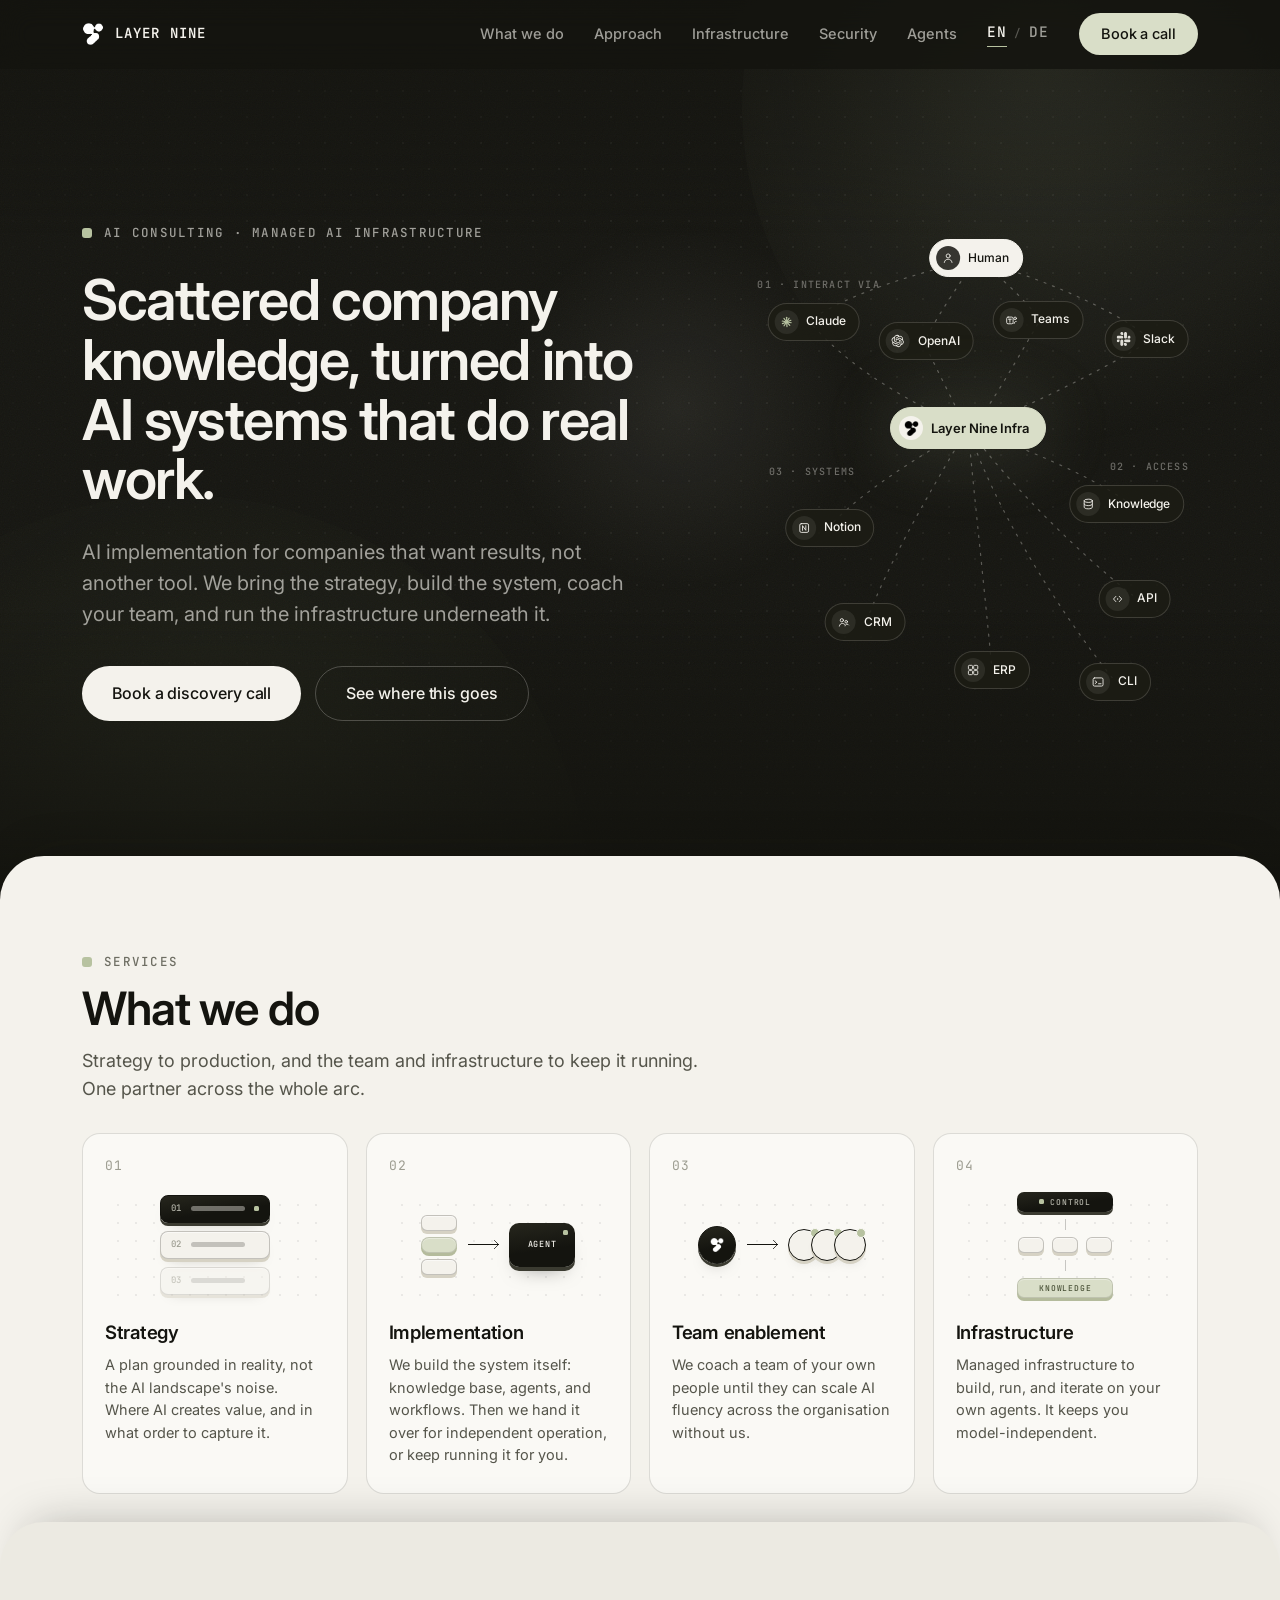
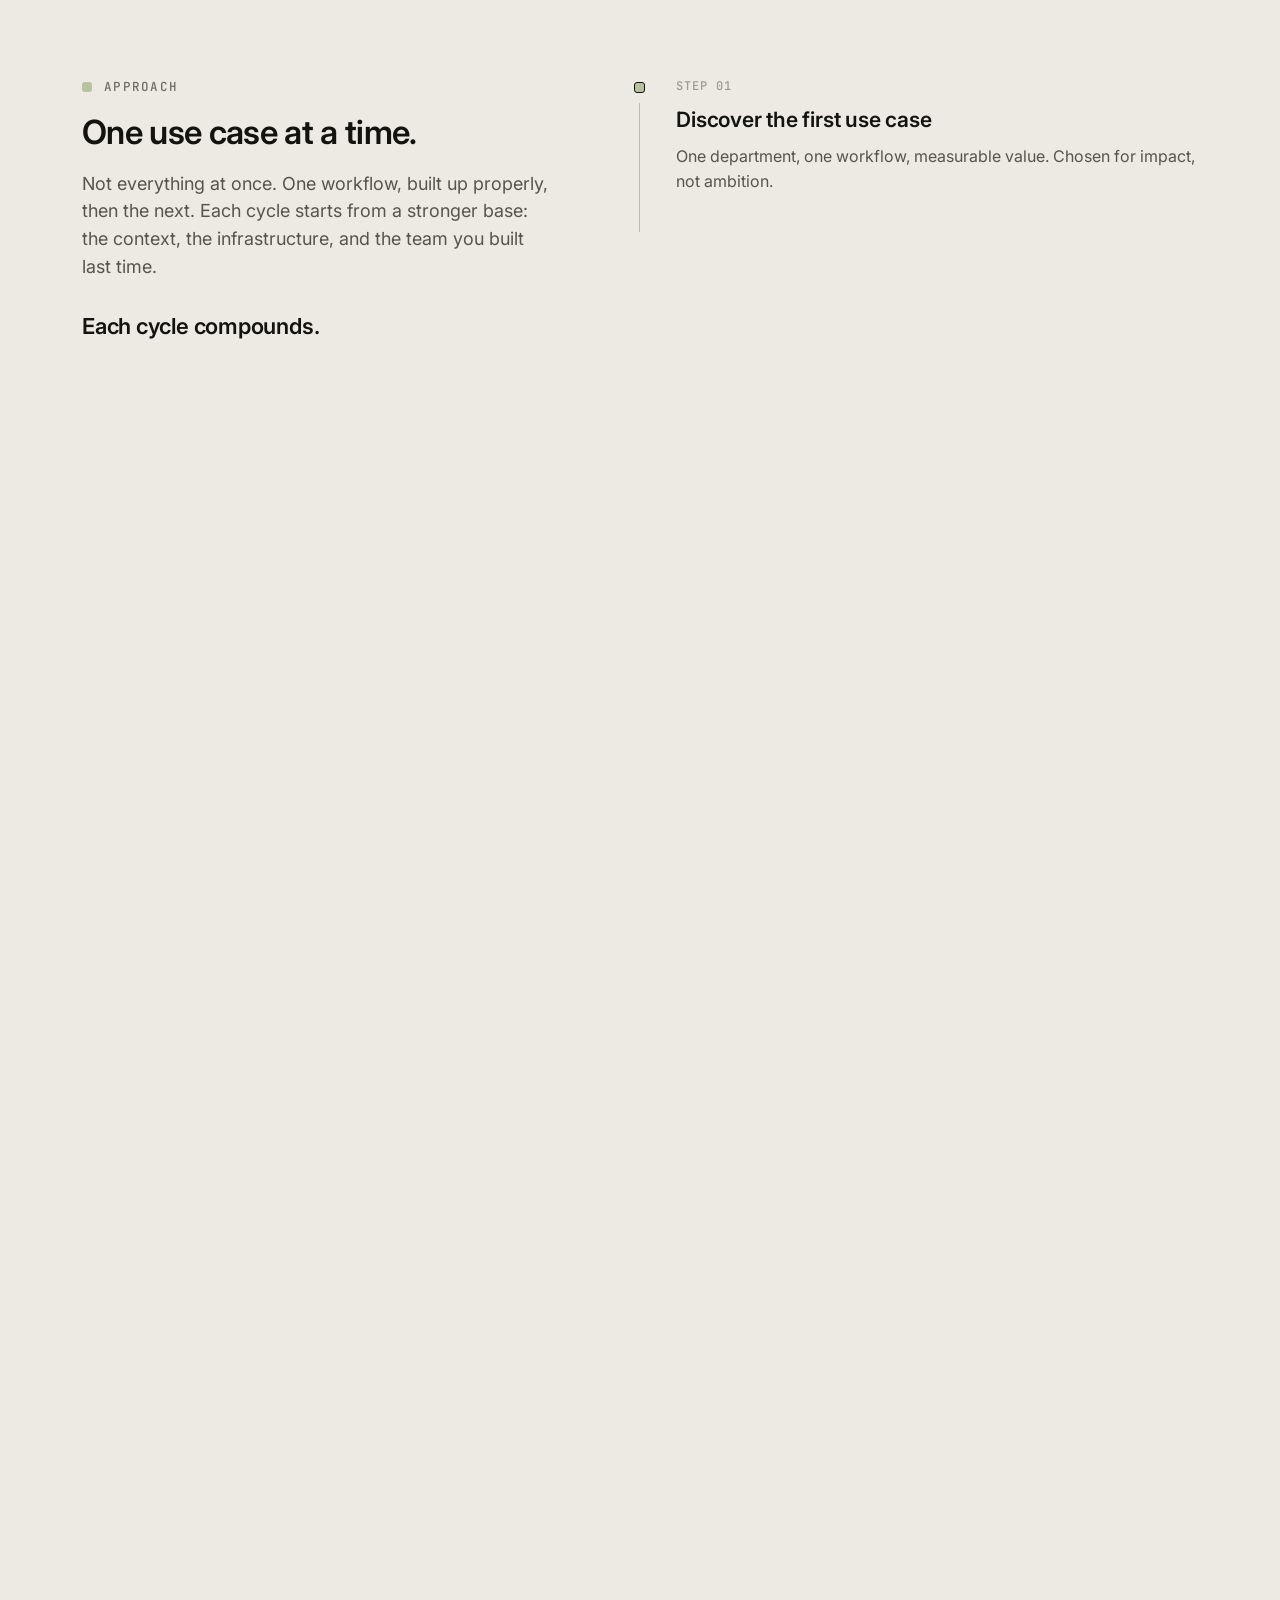
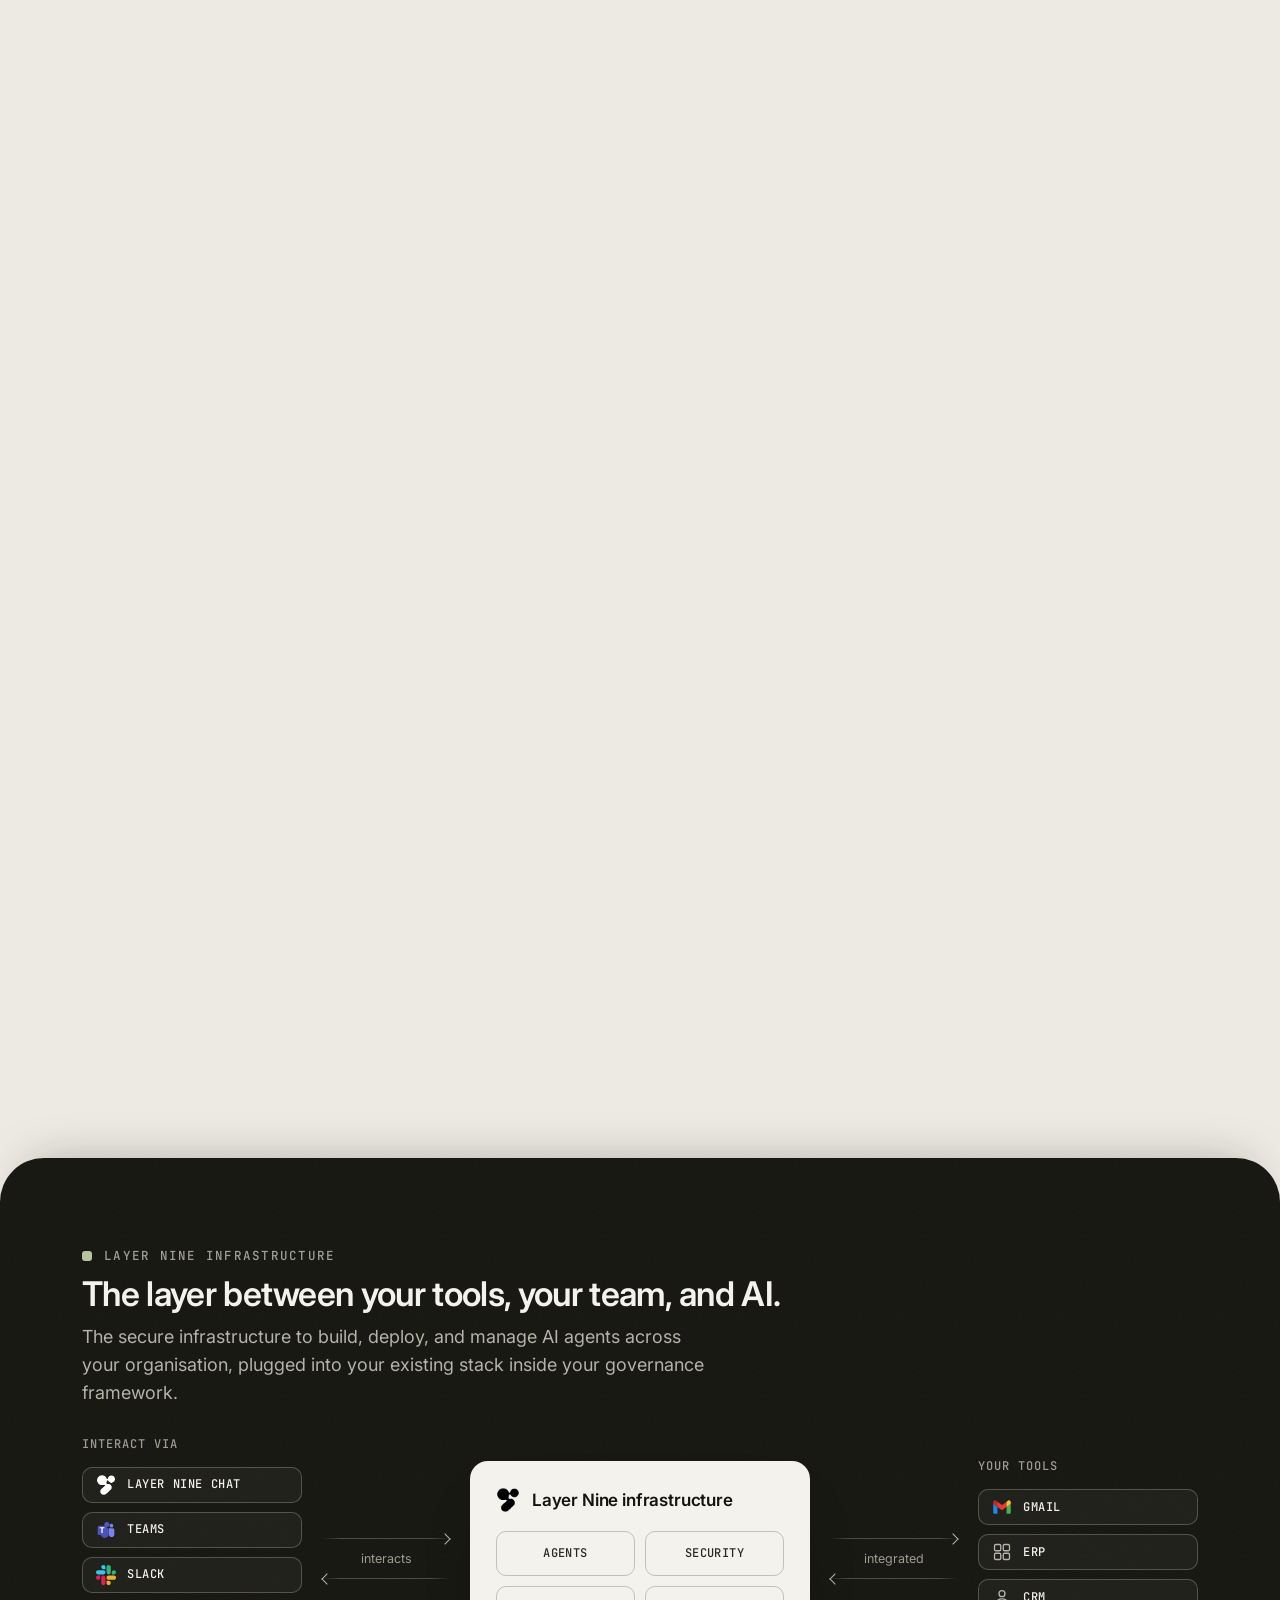
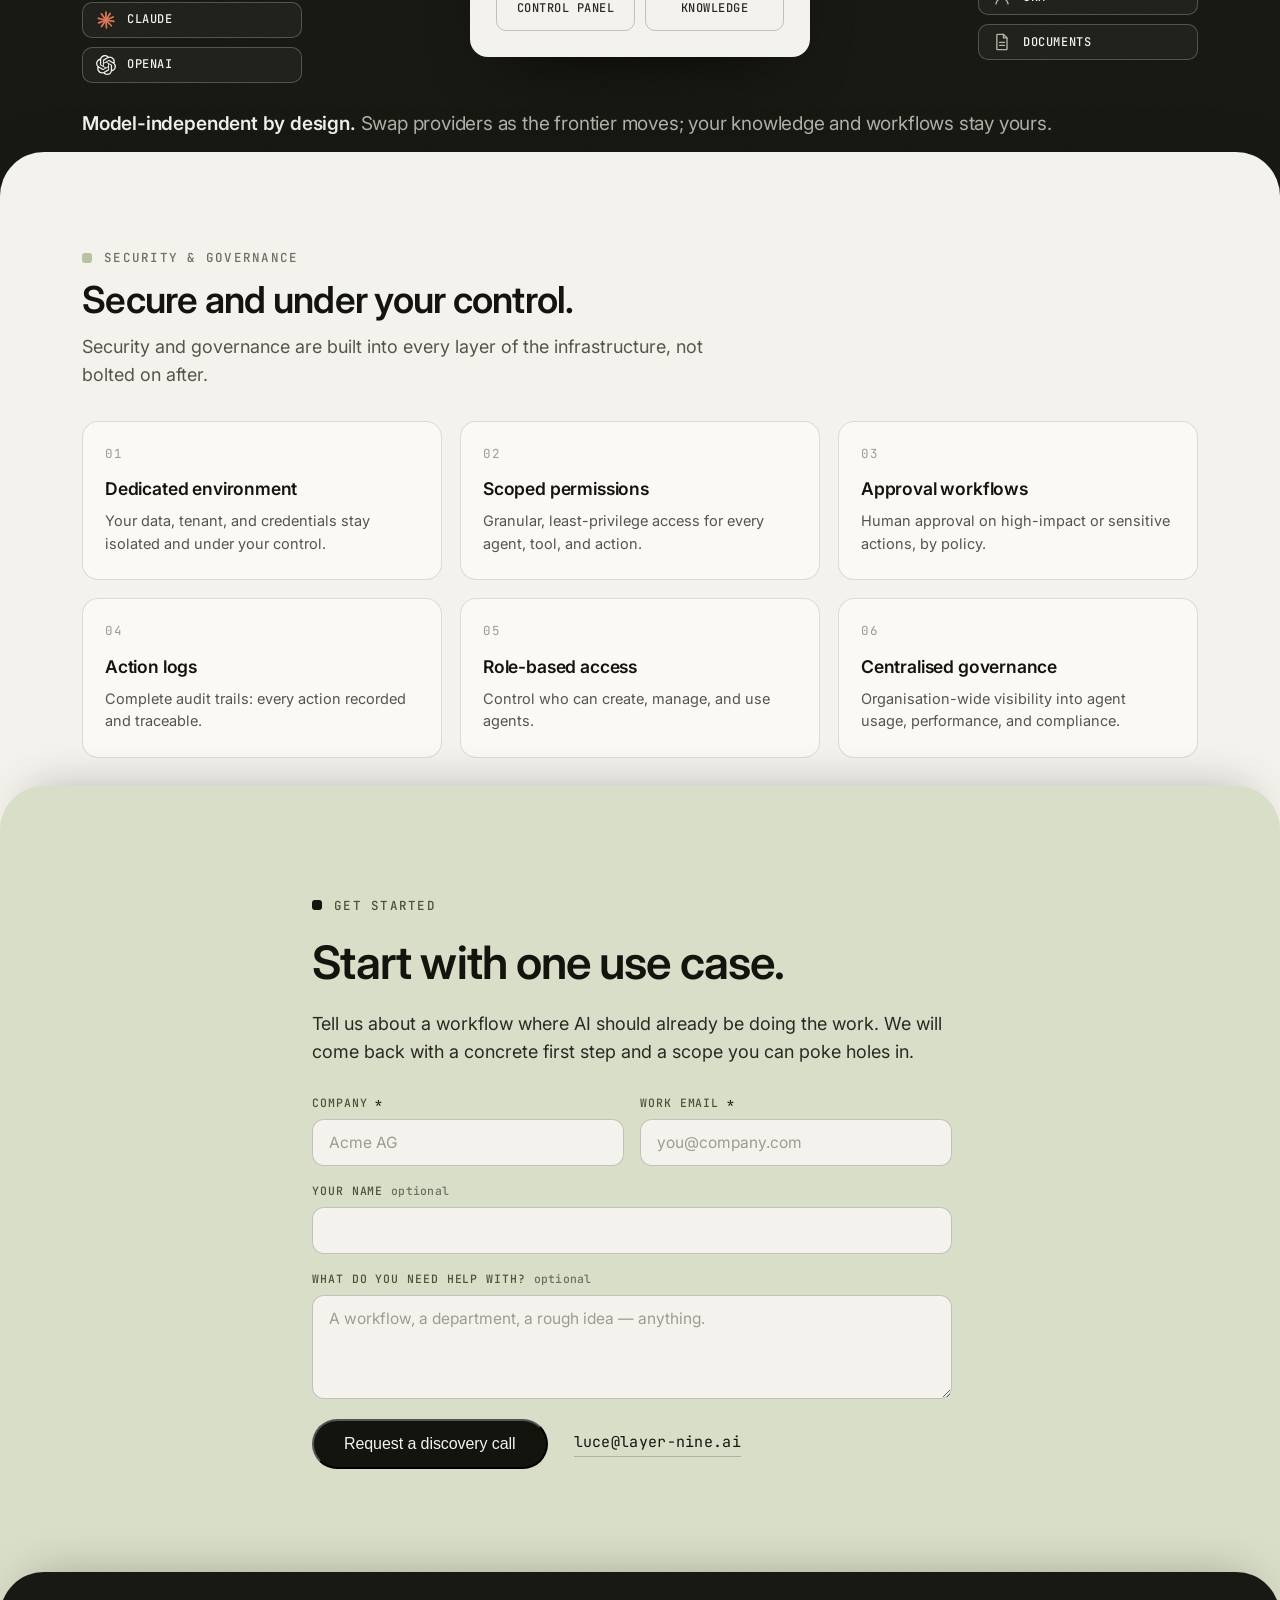
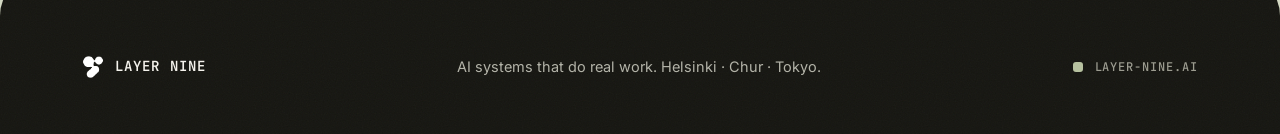
<file: index.html>
<!doctype html>
<html lang="en">
<head>
<meta charset="utf-8" />
<meta name="viewport" content="width=device-width,initial-scale=1" />
<title>Layer Nine. AI systems that do real work.</title>
<meta name="description" content="Layer Nine turns scattered company knowledge into AI systems that do real work. Strategy, implementation, team enablement, and managed AI infrastructure. Model-independent by design." />
<link rel="canonical" href="https://layer-nine.ai/" />
<link rel="alternate" hreflang="en" href="https://layer-nine.ai/" />
<link rel="alternate" hreflang="de-CH" href="https://layer-nine.ai/de/" />
<link rel="alternate" hreflang="x-default" href="https://layer-nine.ai/" />

<link rel="icon" type="image/png" href="assets/l9-icon.png" />
<link rel="preconnect" href="https://fonts.googleapis.com">
<link rel="preconnect" href="https://fonts.gstatic.com" crossorigin>
<link rel="stylesheet" href="https://fonts.googleapis.com/css2?family=Inter:wght@400;500;600;700&family=JetBrains+Mono:wght@400;500;600&display=swap">
<link rel="stylesheet" href="styles.css?v=5" />
</head>
<body>

<header class="nav" id="nav">
  <div class="container nav__inner">
    <a class="brand" href="#top">
      <img class="brand__icon brand__icon--invert" src="assets/l9-icon.png" alt="" aria-hidden="true" />
      <span class="brand__name">Layer Nine</span>
    </a>
    <nav class="nav__links" aria-label="Primary">
      <a href="#what-we-do">What we do</a>
      <a href="#approach">Approach</a>
      <a href="#infrastructure">Infrastructure</a>
      <a href="#security">Security</a>
      <a href="path.html">Agents</a>
      <div class="lang" role="group" aria-label="Language"><a class="lang__opt is-active" href="index.html" aria-current="true">EN</a><span class="lang__sep">/</span><a class="lang__opt" href="de/index.html" lang="de-CH">DE</a></div>
      <a class="pill pill--sage" href="#contact">Book a call</a>
    </nav>
  </div>
</header>

<main id="top">

  <!-- ============ HERO ============ -->
  <section class="hero theme-dark">
    <div class="hero-bg" aria-hidden="true">
      <span class="hero-orb hero-orb--1"></span>
      <span class="hero-orb hero-orb--2"></span>
      <span class="hero-orb hero-orb--3"></span>
      <span class="hero-bg__grid"></span>
      <span class="hero-bg__fade"></span>
    </div>
    <div class="container hero__grid">
      <div class="hero__copy reveal">
        <p class="eyebrow eyebrow--dark">
          <span class="sq"></span>
          AI consulting · Managed AI infrastructure
        </p>
        <h1 class="display">
          Scattered company knowledge, turned into AI systems that do real work.
        </h1>
        <p class="lead lead--invert">
          AI implementation for companies that want results, not another tool. We bring the strategy, build the system, coach your team, and run the infrastructure underneath it.
        </p>
        <div class="hero__cta">
          <a class="pill pill--cream pill--lg" href="#contact">Book a discovery call</a>
          <a class="pill pill--ghost-dark pill--lg" href="path.html">See where this goes</a>
        </div>
      </div>

      <div class="hero__visual">
        <!-- Abstract infrastructure network.
             Node component: .net-node [--x/--y center coords] [modifiers: --light | --sage | --sm] -->
        <div class="net" role="img" aria-label="Layer Nine infrastructure network: people interact through Claude, OpenAI, Teams, and Slack with Layer Nine infrastructure, which connects the knowledge base, workspace tools such as Notion, business systems such as CRM and ERP, and access layers such as the API and CLI.">

          <svg class="net__lines" viewBox="0 0 560 620" preserveAspectRatio="none" fill="none" aria-hidden="true">
            <path d="M280,42 C210,58 130,82 78,114"/>
            <path d="M280,42 C260,72 235,108 219,138"/>
            <path d="M280,42 C310,62 336,88 356,112"/>
            <path d="M280,42 C355,64 440,98 492,136"/>
            <path d="M75,126 C120,178 195,222 258,250"/>
            <path d="M217,152 C232,184 250,218 264,248"/>
            <path d="M358,124 C332,168 305,216 280,250"/>
            <path d="M495,148 C428,188 345,228 284,252"/>
            <path d="M270,255 C340,280 418,312 468,346"/>
            <path d="M270,255 C325,330 418,420 478,466"/>
            <path d="M270,255 C305,360 388,490 452,570"/>
            <path d="M270,255 C210,290 143,330 98,376"/>
            <path d="M270,255 C225,330 172,420 143,496"/>
            <path d="M270,255 C278,340 292,470 300,556"/>
          </svg>

          <span class="net-lbl" style="--x:14.5%;--y:12%;--d:.95s">01 · Interact via</span>
          <span class="net-lbl" style="--x:89%;--y:49%;--d:2.15s">02 · Access</span>
          <span class="net-lbl" style="--x:13%;--y:50%;--d:2.15s">03 · Systems</span>

          <div class="net-node net-node--light" style="--x:50%;--y:6.5%;--d:.1s">
            <span class="net-node__ic net-node__ic--ink"><svg viewBox="0 0 24 24"><g stroke="#f4f2ec" stroke-width="1.5" fill="none" stroke-linecap="round"><circle cx="12" cy="8.4" r="3.4"/><path d="M5.4 19.6c.6-3.7 3.2-5.5 6.6-5.5s6 1.8 6.6 5.5"/></g></svg></span>
            Human
          </div>

          <div class="net-node" style="--x:13.4%;--y:19.4%;--d:.6s">
            <span class="net-node__ic"><svg viewBox="0 0 24 24"><g stroke="#b7c2a0" stroke-width="2" stroke-linecap="round"><line x1="12" y1="12" x2="12" y2="4"/><line x1="12" y1="12" x2="16.1" y2="5.5"/><line x1="12" y1="12" x2="19.2" y2="9"/><line x1="12" y1="12" x2="19.8" y2="13.3"/><line x1="12" y1="12" x2="17.3" y2="17.8"/><line x1="12" y1="12" x2="12.5" y2="19.8"/><line x1="12" y1="12" x2="7.5" y2="18.5"/><line x1="12" y1="12" x2="4.7" y2="14.8"/><line x1="12" y1="12" x2="4.4" y2="10.3"/><line x1="12" y1="12" x2="7.3" y2="5.8"/></g></svg></span>
            Claude
          </div>

          <div class="net-node" style="--x:38.8%;--y:23.4%;--d:.68s">
            <span class="net-node__ic"><svg viewBox="0 0 24 24"><path fill="#f4f2ec" transform="translate(1.5,1.5) scale(0.875)" d="M22.2819 9.8211a5.9847 5.9847 0 0 0-.5157-4.9108 6.0462 6.0462 0 0 0-6.5098-2.9A6.0651 6.0651 0 0 0 4.9807 4.1818a5.9847 5.9847 0 0 0-3.9977 2.9 6.0462 6.0462 0 0 0 .7427 7.0966 5.98 5.98 0 0 0 .511 4.9107 6.051 6.051 0 0 0 6.5146 2.9001A5.9847 5.9847 0 0 0 13.2599 24a6.0557 6.0557 0 0 0 5.7718-4.2058 5.9894 5.9894 0 0 0 3.9977-2.9001 6.0557 6.0557 0 0 0-.7475-7.0729zm-9.022 12.6081a4.4755 4.4755 0 0 1-2.8764-1.0408l.1419-.0804 4.7783-2.7582a.7948.7948 0 0 0 .3927-.6813v-6.7369l2.02 1.1686a.071.071 0 0 1 .038.052v5.5826a4.504 4.504 0 0 1-4.4945 4.4944zm-9.6607-4.1254a4.4708 4.4708 0 0 1-.5346-3.0137l.142.0852 4.783 2.7582a.7712.7712 0 0 0 .7806 0l5.8428-3.3685v2.3324a.0804.0804 0 0 1-.0332.0615L9.74 19.9502a4.4992 4.4992 0 0 1-6.1408-1.6464zM2.3408 7.8956a4.485 4.485 0 0 1 2.3655-1.9728V11.6a.7664.7664 0 0 0 .3879.6765l5.8144 3.3543-2.0201 1.1685a.0757.0757 0 0 1-.071 0l-4.8303-2.7865A4.504 4.504 0 0 1 2.3408 7.8956zm16.5963 3.8558L13.1038 8.364 15.1192 7.2a.0757.0757 0 0 1 .071 0l4.8303 2.7913a4.4944 4.4944 0 0 1-.6765 8.1042v-5.6772a.79.79 0 0 0-.407-.667zm2.0107-3.0231l-.142-.0852-4.7735-2.7818a.7759.7759 0 0 0-.7854 0L9.409 9.2297V6.8974a.0662.0662 0 0 1 .0284-.0615l4.8303-2.7866a4.4992 4.4992 0 0 1 6.6802 4.66zM8.3065 12.863l-2.02-1.1638a.0804.0804 0 0 1-.038-.0567V6.0742a4.4992 4.4992 0 0 1 7.3757-3.4537l-.142.0805L8.704 5.459a.7948.7948 0 0 0-.3927.6813zm1.0976-2.3654l2.602-1.4998 2.6069 1.4998v2.9994l-2.5974 1.4997-2.6067-1.4997z"/></svg></span>
            OpenAI
          </div>

          <div class="net-node" style="--x:63.9%;--y:19%;--d:.76s">
            <span class="net-node__ic"><svg viewBox="0 0 24 24"><g stroke="#f4f2ec" stroke-width="1.5" fill="none" stroke-linecap="round" stroke-linejoin="round"><rect x="3.5" y="7" width="11" height="11.5" rx="2.4"/><path d="M6.5 10.6h5M9 10.6v5.2"/><circle cx="18" cy="9.2" r="2.2"/><path d="M16 18.2c.3-2.4 1.6-3.7 3.7-3.7"/></g></svg></span>
            Teams
          </div>

          <div class="net-node" style="--x:88.4%;--y:22.9%;--d:.84s">
            <span class="net-node__ic"><svg viewBox="0 0 122.8 122.8"><g fill="#f4f2ec" opacity="0.9"><path d="M25.8 77.6c0 7.1-5.8 12.9-12.9 12.9S0 84.7 0 77.6s5.8-12.9 12.9-12.9h12.9v12.9z"/><path d="M32.3 77.6c0-7.1 5.8-12.9 12.9-12.9s12.9 5.8 12.9 12.9v32.3c0 7.1-5.8 12.9-12.9 12.9s-12.9-5.8-12.9-12.9V77.6z"/><path d="M45.2 25.8c-7.1 0-12.9-5.8-12.9-12.9S38.1 0 45.2 0s12.9 5.8 12.9 12.9v12.9H45.2z"/><path d="M45.2 32.3c7.1 0 12.9 5.8 12.9 12.9s-5.8 12.9-12.9 12.9H12.9C5.8 58.1 0 52.3 0 45.2s5.8-12.9 12.9-12.9h32.3z"/><path d="M97 45.2c0-7.1 5.8-12.9 12.9-12.9s12.9 5.8 12.9 12.9-5.8 12.9-12.9 12.9H97V45.2z"/><path d="M90.5 45.2c0 7.1-5.8 12.9-12.9 12.9s-12.9-5.8-12.9-12.9V12.9C64.7 5.8 70.5 0 77.6 0s12.9 5.8 12.9 12.9v32.3z"/><path d="M77.6 97c7.1 0 12.9 5.8 12.9 12.9s-5.8 12.9-12.9 12.9-12.9-5.8-12.9-12.9V97h12.9z"/><path d="M77.6 90.5c-7.1 0-12.9-5.8-12.9-12.9s5.8-12.9 12.9-12.9h32.3c7.1 0 12.9 5.8 12.9 12.9s-5.8 12.9-12.9 12.9H77.6z"/></g></svg></span>
            Slack
          </div>

          <div class="net-node net-node--sage net-node--hub" style="--x:48.2%;--y:41.1%;--d:1.25s">
            <span class="net-node__ic net-node__ic--cream"><img src="assets/l9-icon.png" alt="" /></span>
            Layer Nine Infra
          </div>

          <div class="net-node" style="--x:83.9%;--y:56.5%;--d:1.6s">
            <span class="net-node__ic"><svg viewBox="0 0 24 24"><g stroke="#f4f2ec" stroke-width="1.5" fill="none" stroke-linecap="round"><ellipse cx="12" cy="6.5" rx="7" ry="2.8"/><path d="M5 6.5v11c0 1.5 3.1 2.8 7 2.8s7-1.3 7-2.8v-11"/><path d="M5 12c0 1.5 3.1 2.8 7 2.8s7-1.3 7-2.8"/></g></svg></span>
            Knowledge
          </div>

          <div class="net-node" style="--x:17%;--y:61.3%;--d:1.68s">
            <span class="net-node__ic"><svg viewBox="0 0 24 24"><g stroke="#f4f2ec" stroke-width="1.5" fill="none" stroke-linejoin="round" stroke-linecap="round"><rect x="4.5" y="4.5" width="15" height="15" rx="2.5"/><path d="M9.2 16v-8l5.6 8v-8"/></g></svg></span>
            Notion
          </div>

          <div class="net-node" style="--x:85.7%;--y:75.8%;--d:1.76s">
            <span class="net-node__ic"><svg viewBox="0 0 24 24"><g stroke="#f4f2ec" stroke-width="1.5" fill="none" stroke-linecap="round" stroke-linejoin="round"><path d="M9 7.5 5 12l4 4.5M15 7.5 19 12l-4 4.5"/></g><circle cx="12" cy="12" r="1.2" fill="#f4f2ec"/></svg></span>
            API
          </div>

          <div class="net-node" style="--x:25%;--y:80.6%;--d:1.84s">
            <span class="net-node__ic"><svg viewBox="0 0 24 24"><g stroke="#f4f2ec" stroke-width="1.5" fill="none" stroke-linecap="round"><circle cx="9" cy="9" r="2.8"/><circle cx="16.5" cy="11.5" r="2.2"/><path d="M4.8 19c.5-3 2.3-4.5 5.2-4.5 1.6 0 2.9.5 3.8 1.4M14.6 18.6c.4-1.9 1.5-2.9 3.2-2.9 1.2 0 2.1.4 2.7 1.3"/></g></svg></span>
            CRM
          </div>

          <div class="net-node" style="--x:53.6%;--y:90.3%;--d:1.92s">
            <span class="net-node__ic"><svg viewBox="0 0 24 24"><g stroke="#f4f2ec" stroke-width="1.5" fill="none" stroke-linejoin="round"><rect x="4" y="4" width="7" height="7" rx="1.6"/><rect x="13" y="4" width="7" height="7" rx="1.6"/><rect x="4" y="13" width="7" height="7" rx="1.6"/><rect x="13" y="13" width="7" height="7" rx="1.6"/></g></svg></span>
            ERP
          </div>

          <div class="net-node" style="--x:81.3%;--y:92.7%;--d:2s">
            <span class="net-node__ic"><svg viewBox="0 0 24 24"><g stroke="#f4f2ec" stroke-width="1.5" fill="none" stroke-linecap="round" stroke-linejoin="round"><rect x="3.5" y="5" width="17" height="14" rx="2.5"/><path d="M7 10l3 2.3L7 14.6M12.8 15h4.2"/></g></svg></span>
            CLI
          </div>

        </div>
      </div>
    </div>
  </section>

  <!-- ============ WHAT WE DO ============ -->
  <section class="section panel" id="what-we-do">
    <div class="container">
      <header class="section__head reveal">
        <p class="eyebrow"><span class="sq"></span>Services</p>
        <h2 class="h2">What we do</h2>
        <p class="section__sub">Strategy to production, and the team and infrastructure to keep it running. One partner across the whole arc.</p>
      </header>

      <div class="svc-grid">
        <article class="svc-card reveal">
          <div class="svc-card__head">
            <span class="svc-card__num">01</span>
            <span class="sq"></span>
          </div>
          <div class="svc-ill" aria-hidden="true">
            <div class="ill-list">
              <span class="ill-li ill-li--active"><em>01</em><span class="ill-li__bar"></span><span class="mini-dot"></span></span>
              <span class="ill-li"><em>02</em><span class="ill-li__bar"></span></span>
              <span class="ill-li ill-li--faded"><em>03</em><span class="ill-li__bar"></span></span>
            </div>
          </div>
          <h3 class="svc-card__title">Strategy</h3>
          <p class="svc-card__desc">A plan grounded in reality, not the AI landscape's noise. Where AI creates value, and in what order to capture it.</p>
        </article>
        <article class="svc-card reveal">
          <div class="svc-card__head">
            <span class="svc-card__num">02</span>
            <span class="sq"></span>
          </div>
          <div class="svc-ill" aria-hidden="true">
            <div class="mini-stack">
              <span class="mini-tile" style="width:36px"></span>
              <span class="mini-sage" style="width:36px;height:16px"></span>
              <span class="mini-tile" style="width:36px"></span>
            </div>
            <span class="mini-arrow"></span>
            <div class="mini-core mini-core--label"><span class="mini-dot"></span><em>Agent</em></div>
          </div>
          <h3 class="svc-card__title">Implementation</h3>
          <p class="svc-card__desc">We build the system itself: knowledge base, agents, and workflows. Then we hand it over for independent operation, or keep running it for you.</p>
        </article>
        <article class="svc-card reveal">
          <div class="svc-card__head">
            <span class="svc-card__num">03</span>
            <span class="sq"></span>
          </div>
          <div class="svc-ill" aria-hidden="true">
            <span class="mini-circle mini-circle--ink"><img src="assets/l9-icon.png" alt="" class="mini-l9" /></span>
            <span class="mini-arrow"></span>
            <div class="mini-row">
              <span class="mini-circle mini-circle--badge"></span>
              <span class="mini-circle mini-circle--badge"></span>
              <span class="mini-circle mini-circle--badge"></span>
            </div>
          </div>
          <h3 class="svc-card__title">Team enablement</h3>
          <p class="svc-card__desc">We coach a team of your own people until they can scale AI fluency across the organisation without us.</p>
        </article>
        <article class="svc-card reveal">
          <div class="svc-card__head">
            <span class="svc-card__num">04</span>
            <span class="sq"></span>
          </div>
          <div class="svc-ill svc-ill--col" aria-hidden="true">
            <span class="mini-bar mini-bar--ink"><span class="mini-dot"></span><em>Control</em></span>
            <span class="mini-vline"></span>
            <div class="mini-row mini-row--gap">
              <span class="mini-tile" style="width:26px;height:16px"></span>
              <span class="mini-tile" style="width:26px;height:16px"></span>
              <span class="mini-tile" style="width:26px;height:16px"></span>
            </div>
            <span class="mini-vline"></span>
            <span class="mini-bar mini-bar--sage"><em>Knowledge</em></span>
          </div>
          <h3 class="svc-card__title">Infrastructure</h3>
          <p class="svc-card__desc">Managed infrastructure to build, run, and iterate on your own agents. It keeps you model-independent.</p>
        </article>
      </div>
    </div>
  </section>

  <!-- ============ APPROACH (pinned steps) ============ -->
  <section class="section--tint panel" id="approach">

    <div class="ap-scrolly" id="apScrolly">
      <div class="ap-pin">
        <div class="container split split--pin">
          <div class="split__side">
          <p class="eyebrow"><span class="sq"></span>Approach</p>
          <h2 class="h2 h2--compact">One use case at a time.</h2>
          <p class="section__sub">Not everything at once. One workflow, built up properly, then the next. Each cycle starts from a stronger base: the context, the infrastructure, and the team you built last time.</p>
          <p class="statement">Each cycle compounds.</p>
          </div>
          <div class="split__main">
            <ol class="step-list step-list--scrolly" id="apSteps">
            <li class="step">
              <span class="step__marker"></span>
              <div>
                <p class="mono-tag mono-tag--muted">Step 01</p>
                <h3 class="step__title">Discover the first use case</h3>
                <p class="step__desc">One department, one workflow, measurable value. Chosen for impact, not ambition.</p>
              </div>
            </li>
            <li class="step">
              <span class="step__marker"></span>
              <div>
                <p class="mono-tag mono-tag--muted">Step 02</p>
                <h3 class="step__title">Gather its context</h3>
                <p class="step__desc">We collect what is scattered across documents, emails, SOPs, chat threads, and experienced people. Then we structure it: what is approved, what is current, who owns it, who may see it.</p>
              </div>
            </li>
            <li class="step">
              <span class="step__marker"></span>
              <div>
                <p class="mono-tag mono-tag--muted">Step 03</p>
                <h3 class="step__title">Build the first agent</h3>
                <p class="step__desc">Built on that context, integrated into the tools where it acts, with approvals where they matter.</p>
              </div>
            </li>
            <li class="step">
              <span class="step__marker"></span>
              <div>
                <p class="mono-tag mono-tag--muted">Step 04</p>
                <h3 class="step__title">Set the roadmap</h3>
                <p class="step__desc">Real usage reveals the next automation. We prioritise future initiatives by organisational value, not novelty.</p>
              </div>
            </li>
            </ol>
          </div>
        </div>
      </div>
    </div>

    <!-- Static fallback: mobile & reduced motion -->
    <div class="ap-fallback">
      <div class="container split">
        <div class="split__side reveal">
          <p class="eyebrow"><span class="sq"></span>Approach</p>
          <h2 class="h2 h2--compact">One use case at a time.</h2>
          <p class="section__sub">Not everything at once. One workflow, built up properly, then the next. Each cycle starts from a stronger base: the context, the infrastructure, and the team you built last time.</p>
          <p class="statement">Each cycle compounds.</p>
        </div>
        <div class="split__main">
          <ol class="step-list">
            <li class="step reveal">
              <span class="step__marker"></span>
              <div>
                <p class="mono-tag mono-tag--muted">Step 01</p>
                <h3 class="step__title">Discover the first use case</h3>
                <p class="step__desc">One department, one workflow, measurable value. Chosen for impact, not ambition.</p>
              </div>
            </li>
            <li class="step reveal">
              <span class="step__marker"></span>
              <div>
                <p class="mono-tag mono-tag--muted">Step 02</p>
                <h3 class="step__title">Gather its context</h3>
                <p class="step__desc">We collect what is scattered across documents, emails, SOPs, chat threads, and experienced people. Then we structure it: what is approved, what is current, who owns it, who may see it.</p>
              </div>
            </li>
            <li class="step reveal">
              <span class="step__marker"></span>
              <div>
                <p class="mono-tag mono-tag--muted">Step 03</p>
                <h3 class="step__title">Build the first agent</h3>
                <p class="step__desc">Built on that context, integrated into the tools where it acts, with approvals where they matter.</p>
              </div>
            </li>
            <li class="step reveal">
              <span class="step__marker"></span>
              <div>
                <p class="mono-tag mono-tag--muted">Step 04</p>
                <h3 class="step__title">Set the roadmap</h3>
                <p class="step__desc">Real usage reveals the next automation. We prioritise future initiatives by organisational value, not novelty.</p>
              </div>
            </li>
          </ol>
        </div>
      </div>
    </div>
  </section>

  <!-- ============ INFRASTRUCTURE ============ -->
  <section class="section theme-dark panel" id="infrastructure">
    <div class="container">
      <header class="section__head reveal">
        <p class="eyebrow eyebrow--dark"><span class="sq"></span>Layer Nine infrastructure</p>
        <h2 class="h2 h2--invert">The layer between your tools, your team, and AI.</h2>
        <p class="section__sub section__sub--invert">The secure infrastructure to build, deploy, and manage AI agents across your organisation, plugged into your existing stack inside your governance framework.</p>
      </header>

      <div class="infra-diagram reveal">
        <div class="infra-col">
          <p class="mono-tag mono-tag--dim">Interact via</p>
          <div class="infra-chip"><img src="assets/l9-icon.png" alt="" class="infra-chip__icon infra-chip__icon--invert" />Layer Nine chat</div>
          <div class="infra-chip"><svg viewBox="0 0 48 48" class="infra-chip__icon" aria-hidden="true"><circle cx="37" cy="13.5" r="4.5" fill="#7B83EB"/><circle cx="26" cy="11" r="6" fill="#5059C9"/><path fill="#7B83EB" d="M40 20h-9v14c0 3.9 2.6 7 6.5 7S44 37.9 44 34V24c0-2.2-1.8-4-4-4z"/><path fill="#5059C9" d="M30 20H15c-2.2 0-4 1.8-4 4v9c0 5.5 4.5 10 10 10s10-4.5 10-10V21c0-.6-.4-1-1-1z" opacity="0.9"/><rect x="4" y="14" width="22" height="22" rx="3" fill="#4B53BC"/><path fill="#fff" d="M20 20h-4v11h-3V20H9v-2.8h11V20z"/></svg>Teams</div>
          <div class="infra-chip"><svg viewBox="0 0 122.8 122.8" class="infra-chip__icon" aria-hidden="true"><path d="M25.8 77.6c0 7.1-5.8 12.9-12.9 12.9S0 84.7 0 77.6s5.8-12.9 12.9-12.9h12.9v12.9z" fill="#E01E5A"/><path d="M32.3 77.6c0-7.1 5.8-12.9 12.9-12.9s12.9 5.8 12.9 12.9v32.3c0 7.1-5.8 12.9-12.9 12.9s-12.9-5.8-12.9-12.9V77.6z" fill="#E01E5A"/><path d="M45.2 25.8c-7.1 0-12.9-5.8-12.9-12.9S38.1 0 45.2 0s12.9 5.8 12.9 12.9v12.9H45.2z" fill="#36C5F0"/><path d="M45.2 32.3c7.1 0 12.9 5.8 12.9 12.9s-5.8 12.9-12.9 12.9H12.9C5.8 58.1 0 52.3 0 45.2s5.8-12.9 12.9-12.9h32.3z" fill="#36C5F0"/><path d="M97 45.2c0-7.1 5.8-12.9 12.9-12.9s12.9 5.8 12.9 12.9-5.8 12.9-12.9 12.9H97V45.2z" fill="#2EB67D"/><path d="M90.5 45.2c0 7.1-5.8 12.9-12.9 12.9s-12.9-5.8-12.9-12.9V12.9C64.7 5.8 70.5 0 77.6 0s12.9 5.8 12.9 12.9v32.3z" fill="#2EB67D"/><path d="M77.6 97c7.1 0 12.9 5.8 12.9 12.9s-5.8 12.9-12.9 12.9-12.9-5.8-12.9-12.9V97h12.9z" fill="#ECB22E"/><path d="M77.6 90.5c-7.1 0-12.9-5.8-12.9-12.9s5.8-12.9 12.9-12.9h32.3c7.1 0 12.9 5.8 12.9 12.9s-5.8 12.9-12.9 12.9H77.6z" fill="#ECB22E"/></svg>Slack</div>
          <div class="infra-chip"><svg viewBox="0 0 24 24" class="infra-chip__icon" aria-hidden="true"><g stroke="#D97757" stroke-width="2.1" stroke-linecap="round"><line x1="12" y1="12" x2="12" y2="2.6"/><line x1="12" y1="12" x2="16.9" y2="4.2"/><line x1="12" y1="12" x2="20.6" y2="8.4"/><line x1="12" y1="12" x2="21.4" y2="13.6"/><line x1="12" y1="12" x2="18.4" y2="18.9"/><line x1="12" y1="12" x2="12.6" y2="21.4"/><line x1="12" y1="12" x2="6.6" y2="19.8"/><line x1="12" y1="12" x2="3.2" y2="15.4"/><line x1="12" y1="12" x2="2.8" y2="10"/><line x1="12" y1="12" x2="6.4" y2="4.6"/></g></svg>Claude</div>
          <div class="infra-chip"><svg viewBox="0 0 24 24" class="infra-chip__icon" aria-hidden="true"><path fill="#f4f2ec" d="M22.2819 9.8211a5.9847 5.9847 0 0 0-.5157-4.9108 6.0462 6.0462 0 0 0-6.5098-2.9A6.0651 6.0651 0 0 0 4.9807 4.1818a5.9847 5.9847 0 0 0-3.9977 2.9 6.0462 6.0462 0 0 0 .7427 7.0966 5.98 5.98 0 0 0 .511 4.9107 6.051 6.051 0 0 0 6.5146 2.9001A5.9847 5.9847 0 0 0 13.2599 24a6.0557 6.0557 0 0 0 5.7718-4.2058 5.9894 5.9894 0 0 0 3.9977-2.9001 6.0557 6.0557 0 0 0-.7475-7.0729zm-9.022 12.6081a4.4755 4.4755 0 0 1-2.8764-1.0408l.1419-.0804 4.7783-2.7582a.7948.7948 0 0 0 .3927-.6813v-6.7369l2.02 1.1686a.071.071 0 0 1 .038.052v5.5826a4.504 4.504 0 0 1-4.4945 4.4944zm-9.6607-4.1254a4.4708 4.4708 0 0 1-.5346-3.0137l.142.0852 4.783 2.7582a.7712.7712 0 0 0 .7806 0l5.8428-3.3685v2.3324a.0804.0804 0 0 1-.0332.0615L9.74 19.9502a4.4992 4.4992 0 0 1-6.1408-1.6464zM2.3408 7.8956a4.485 4.485 0 0 1 2.3655-1.9728V11.6a.7664.7664 0 0 0 .3879.6765l5.8144 3.3543-2.0201 1.1685a.0757.0757 0 0 1-.071 0l-4.8303-2.7865A4.504 4.504 0 0 1 2.3408 7.8956zm16.5963 3.8558L13.1038 8.364 15.1192 7.2a.0757.0757 0 0 1 .071 0l4.8303 2.7913a4.4944 4.4944 0 0 1-.6765 8.1042v-5.6772a.79.79 0 0 0-.407-.667zm2.0107-3.0231l-.142-.0852-4.7735-2.7818a.7759.7759 0 0 0-.7854 0L9.409 9.2297V6.8974a.0662.0662 0 0 1 .0284-.0615l4.8303-2.7866a4.4992 4.4992 0 0 1 6.6802 4.66zM8.3065 12.863l-2.02-1.1638a.0804.0804 0 0 1-.038-.0567V6.0742a4.4992 4.4992 0 0 1 7.3757-3.4537l-.142.0805L8.704 5.459a.7948.7948 0 0 0-.3927.6813zm1.0976-2.3654l2.602-1.4998 2.6069 1.4998v2.9994l-2.5974 1.4997-2.6067-1.4997z"/></svg>OpenAI</div>
        </div>

        <div class="infra-arrows" aria-hidden="true">
          <span class="infra-arrow infra-arrow--right"></span>
          <span class="infra-arrow-label">interacts</span>
          <span class="infra-arrow infra-arrow--left"></span>
        </div>

        <div class="infra-core">
          <div class="infra-core__head">
            <img src="assets/l9-icon.png" alt="" class="infra-core__icon" />
            <span>Layer Nine infrastructure</span>
          </div>
          <div class="infra-core__grid">
            <span>Agents</span>
            <span>Security</span>
            <span>Control panel</span>
            <span>Knowledge</span>
          </div>
        </div>

        <div class="infra-arrows" aria-hidden="true">
          <span class="infra-arrow infra-arrow--right"></span>
          <span class="infra-arrow-label">integrated</span>
          <span class="infra-arrow infra-arrow--left"></span>
        </div>

        <div class="infra-col">
          <p class="mono-tag mono-tag--dim">Your tools</p>
          <div class="infra-chip"><svg viewBox="0 0 48 48" class="infra-chip__icon" aria-hidden="true"><path fill="#4caf50" d="M45 16.2l-5 2.75-5 4.75L35 40h7c1.657 0 3-1.343 3-3V16.2z"/><path fill="#1e88e5" d="M3 16.2l3.614 1.71L13 23.7V40H6c-1.657 0-3-1.343-3-3V16.2z"/><path fill="#e53935" d="M35 11.2L24 19.45 13 11.2 12 17l1 6.7 11 8.25 11-8.25 1-6.7z"/><path fill="#c62828" d="M3 12.298V16.2l10 7.5V11.2L9.876 8.859C9.132 8.301 8.228 8 7.298 8 4.924 8 3 9.924 3 12.298z"/><path fill="#fbc02d" d="M45 12.298V16.2l-10 7.5V11.2l3.124-2.341C38.868 8.301 39.772 8 40.702 8 43.076 8 45 9.924 45 12.298z"/></svg>Gmail</div>
          <div class="infra-chip"><svg viewBox="0 0 24 24" class="infra-chip__icon" aria-hidden="true"><g fill="none" stroke="#b3b3a8" stroke-width="1.6" stroke-linejoin="round"><rect x="3" y="3" width="7.5" height="7.5" rx="1.5"/><rect x="13.5" y="3" width="7.5" height="7.5" rx="1.5"/><rect x="3" y="13.5" width="7.5" height="7.5" rx="1.5"/><rect x="13.5" y="13.5" width="7.5" height="7.5" rx="1.5"/></g></svg>ERP</div>
          <div class="infra-chip"><svg viewBox="0 0 24 24" class="infra-chip__icon" aria-hidden="true"><g fill="none" stroke="#b3b3a8" stroke-width="1.6" stroke-linecap="round" stroke-linejoin="round"><circle cx="12" cy="8" r="3.6"/><path d="M4.8 20.2c.6-4 3.4-5.9 7.2-5.9s6.6 1.9 7.2 5.9"/></g></svg>CRM</div>
          <div class="infra-chip"><svg viewBox="0 0 24 24" class="infra-chip__icon" aria-hidden="true"><g fill="none" stroke="#b3b3a8" stroke-width="1.6" stroke-linecap="round" stroke-linejoin="round"><path d="M6.5 2.8h7.2l4.3 4.3v13.4a.7.7 0 0 1-.7.7H6.5a.7.7 0 0 1-.7-.7V3.5a.7.7 0 0 1 .7-.7z"/><path d="M13.7 2.8v4.3H18"/><path d="M9 12.5h6M9 16h6"/></g></svg>Documents</div>
        </div>
      </div>

      <p class="statement statement--invert reveal">Model-independent by design. <span class="statement__soft">Swap providers as the frontier moves; your knowledge and workflows stay yours.</span></p>
    </div>
  </section>

  <!-- ============ SECURITY ============ -->
  <section class="section panel" id="security">
    <div class="container">
      <header class="section__head reveal">
        <p class="eyebrow"><span class="sq"></span>Security &amp; governance</p>
        <h2 class="h2">Secure and under your control.</h2>
        <p class="section__sub">Security and governance are built into every layer of the infrastructure, not bolted on after.</p>
      </header>

      <div class="sec-grid">
        <div class="sec-card reveal">
          <span class="sec-card__num">01</span>
          <h3 class="sec-card__title">Dedicated environment</h3>
          <p class="sec-card__desc">Your data, tenant, and credentials stay isolated and under your control.</p>
        </div>
        <div class="sec-card reveal">
          <span class="sec-card__num">02</span>
          <h3 class="sec-card__title">Scoped permissions</h3>
          <p class="sec-card__desc">Granular, least-privilege access for every agent, tool, and action.</p>
        </div>
        <div class="sec-card reveal">
          <span class="sec-card__num">03</span>
          <h3 class="sec-card__title">Approval workflows</h3>
          <p class="sec-card__desc">Human approval on high-impact or sensitive actions, by policy.</p>
        </div>
        <div class="sec-card reveal">
          <span class="sec-card__num">04</span>
          <h3 class="sec-card__title">Action logs</h3>
          <p class="sec-card__desc">Complete audit trails: every action recorded and traceable.</p>
        </div>
        <div class="sec-card reveal">
          <span class="sec-card__num">05</span>
          <h3 class="sec-card__title">Role-based access</h3>
          <p class="sec-card__desc">Control who can create, manage, and use agents.</p>
        </div>
        <div class="sec-card reveal">
          <span class="sec-card__num">06</span>
          <h3 class="sec-card__title">Centralised governance</h3>
          <p class="sec-card__desc">Organisation-wide visibility into agent usage, performance, and compliance.</p>
        </div>
      </div>
    </div>
  </section>

  <!-- ============ CONTACT ============ -->
  <section class="section section--sage panel" id="contact">
    <div class="container cta">
      <p class="eyebrow eyebrow--sage"><span class="sq sq--ink"></span>Get started</p>
      <h2 class="h2 cta__title">Start with one use case.</h2>
      <p class="section__sub cta__sub">Tell us about a workflow where AI should already be doing the work. We will come back with a concrete first step and a scope you can poke holes in.</p>
      <form class="form" id="contactForm" novalidate
            data-msg-success="Thank you — we will get back to you within one business day."
            data-msg-error="Something went wrong sending your message. Your email app has been opened instead."
            data-msg-invalid="Please fill in your company name and a valid work email."
            data-msg-bademail="That email address doesn't look reachable. Please use a working email."
            data-subject="Discovery call request">
        <div class="form__row">
          <div class="form__field">
            <label class="form__label" for="cf-company">Company <em>*</em></label>
            <input class="form__input" id="cf-company" name="company" type="text" required autocomplete="organization" placeholder="Acme AG" />
          </div>
          <div class="form__field">
            <label class="form__label" for="cf-email">Work email <em>*</em></label>
            <input class="form__input" id="cf-email" name="email" type="email" required autocomplete="email" placeholder="you@company.com" />
          </div>
        </div>
        <div class="form__field">
          <label class="form__label" for="cf-name">Your name <span>optional</span></label>
          <input class="form__input" id="cf-name" name="name" type="text" autocomplete="name" />
        </div>
        <div class="form__field">
          <label class="form__label" for="cf-help">What do you need help with? <span>optional</span></label>
          <textarea class="form__input form__input--area" id="cf-help" name="help" rows="4" placeholder="A workflow, a department, a rough idea — anything."></textarea>
        </div>
        <input class="form__hp" type="text" name="website" tabindex="-1" autocomplete="off" aria-hidden="true" />
        <div class="cta__actions">
          <button class="pill pill--dark pill--lg" type="submit">Request a discovery call</button>
          <a class="cta__mail" href="mailto:luce@layer-nine.ai">luce@layer-nine.ai</a>
        </div>
        <p class="form__status" role="status" aria-live="polite"></p>
      </form>

      <div class="modal" id="formModal" role="dialog" aria-modal="true" aria-labelledby="formModalTitle" hidden>
        <div class="modal__overlay" data-close></div>
        <div class="modal__card">
          <span class="modal__icon" aria-hidden="true"><svg viewBox="0 0 24 24" width="26" height="26"><path d="M4.5 12.5l5 5 10-11" fill="none" stroke="#4a5238" stroke-width="2.2" stroke-linecap="round" stroke-linejoin="round"/></svg></span>
          <h3 class="modal__title" id="formModalTitle">Request sent</h3>
          <p class="modal__text">Thank you — we will get back to you within one business day.</p>
          <button class="pill pill--dark" type="button" data-close>Done</button>
        </div>
      </div>
    </div>
  </section>

</main>

<footer class="footer theme-dark panel">
  <div class="container footer__inner">
    <a class="brand" href="#top">
      <img class="brand__icon brand__icon--invert" src="assets/l9-icon.png" alt="" aria-hidden="true" />
      <span class="brand__name">Layer Nine</span>
    </a>
    <p class="footer__tag">AI systems that do real work. Helsinki · Chur · Tokyo.</p>
    <p class="footer__meta"><span class="sq"></span><span class="mono-tag mono-tag--dim">layer-nine.ai</span></p>
  </div>
</footer>

<script src="app.js?v=4"></script>
</body>
</html>
</file>
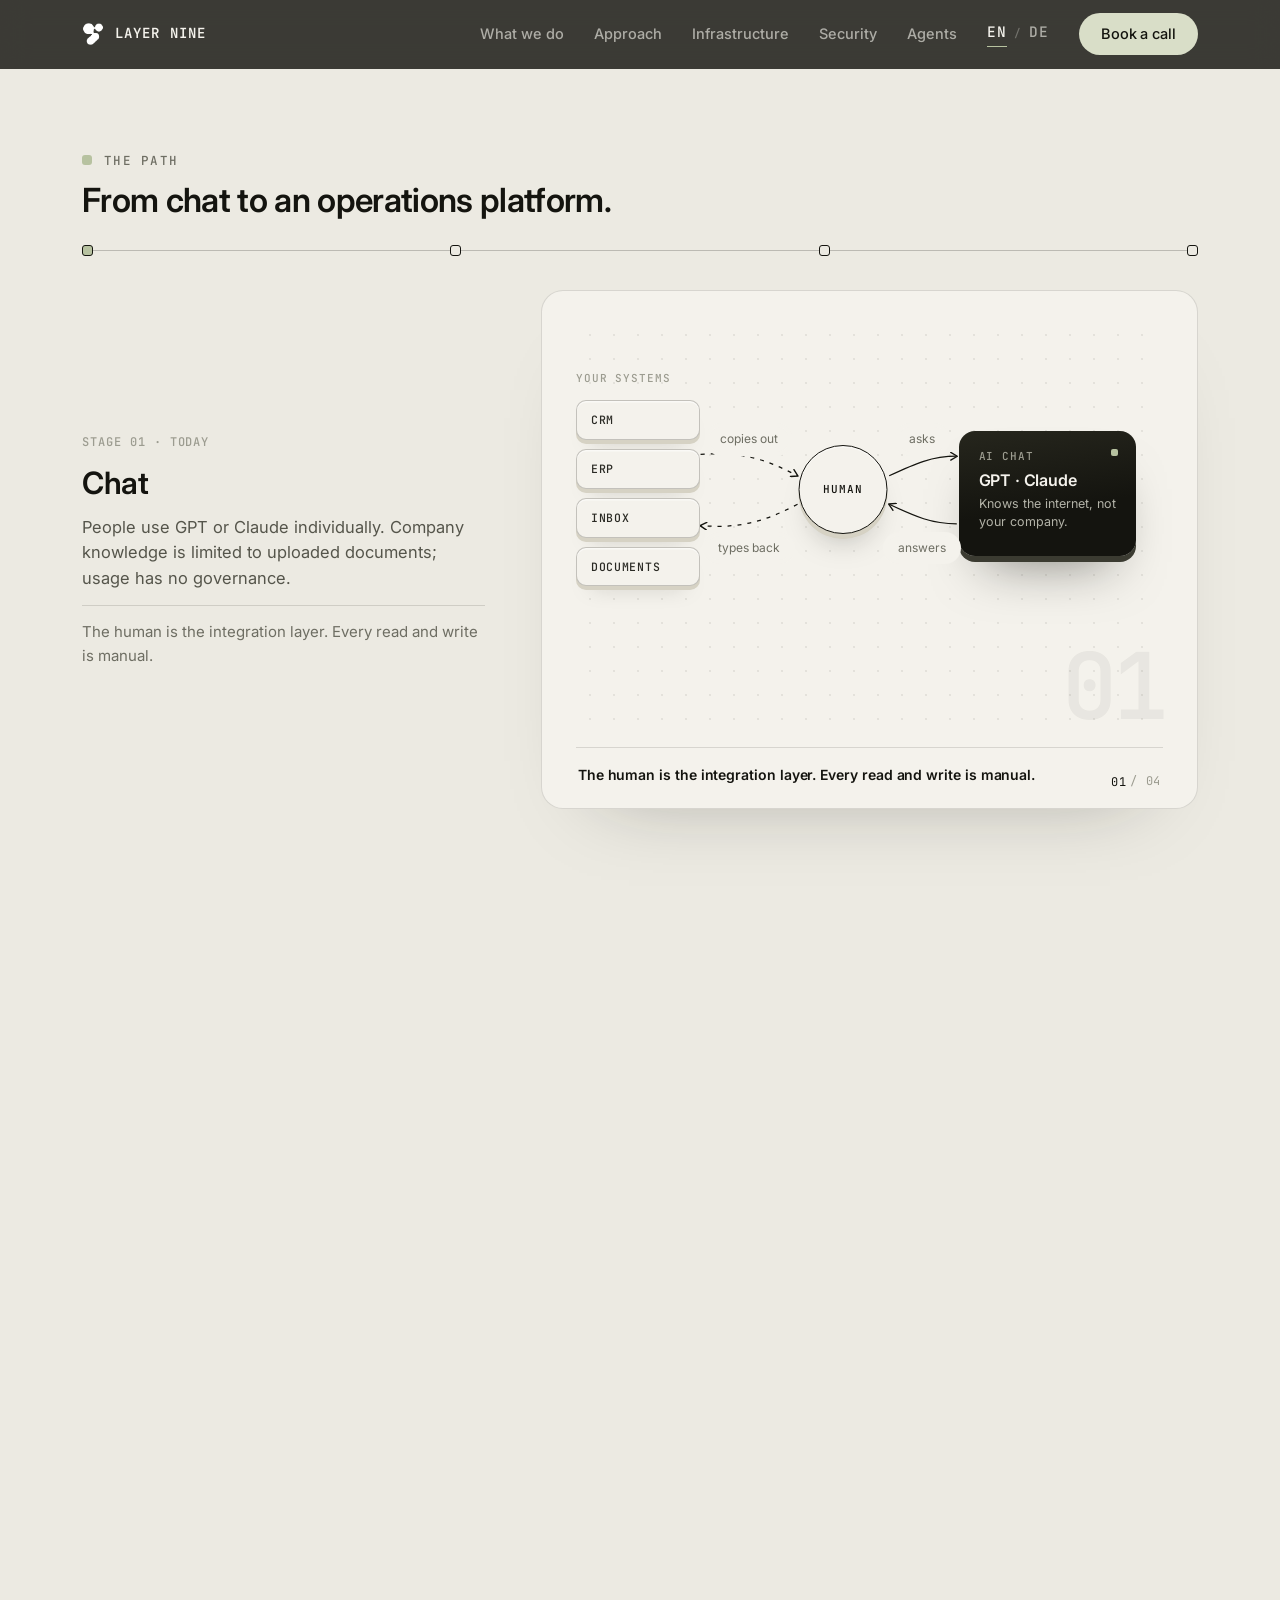
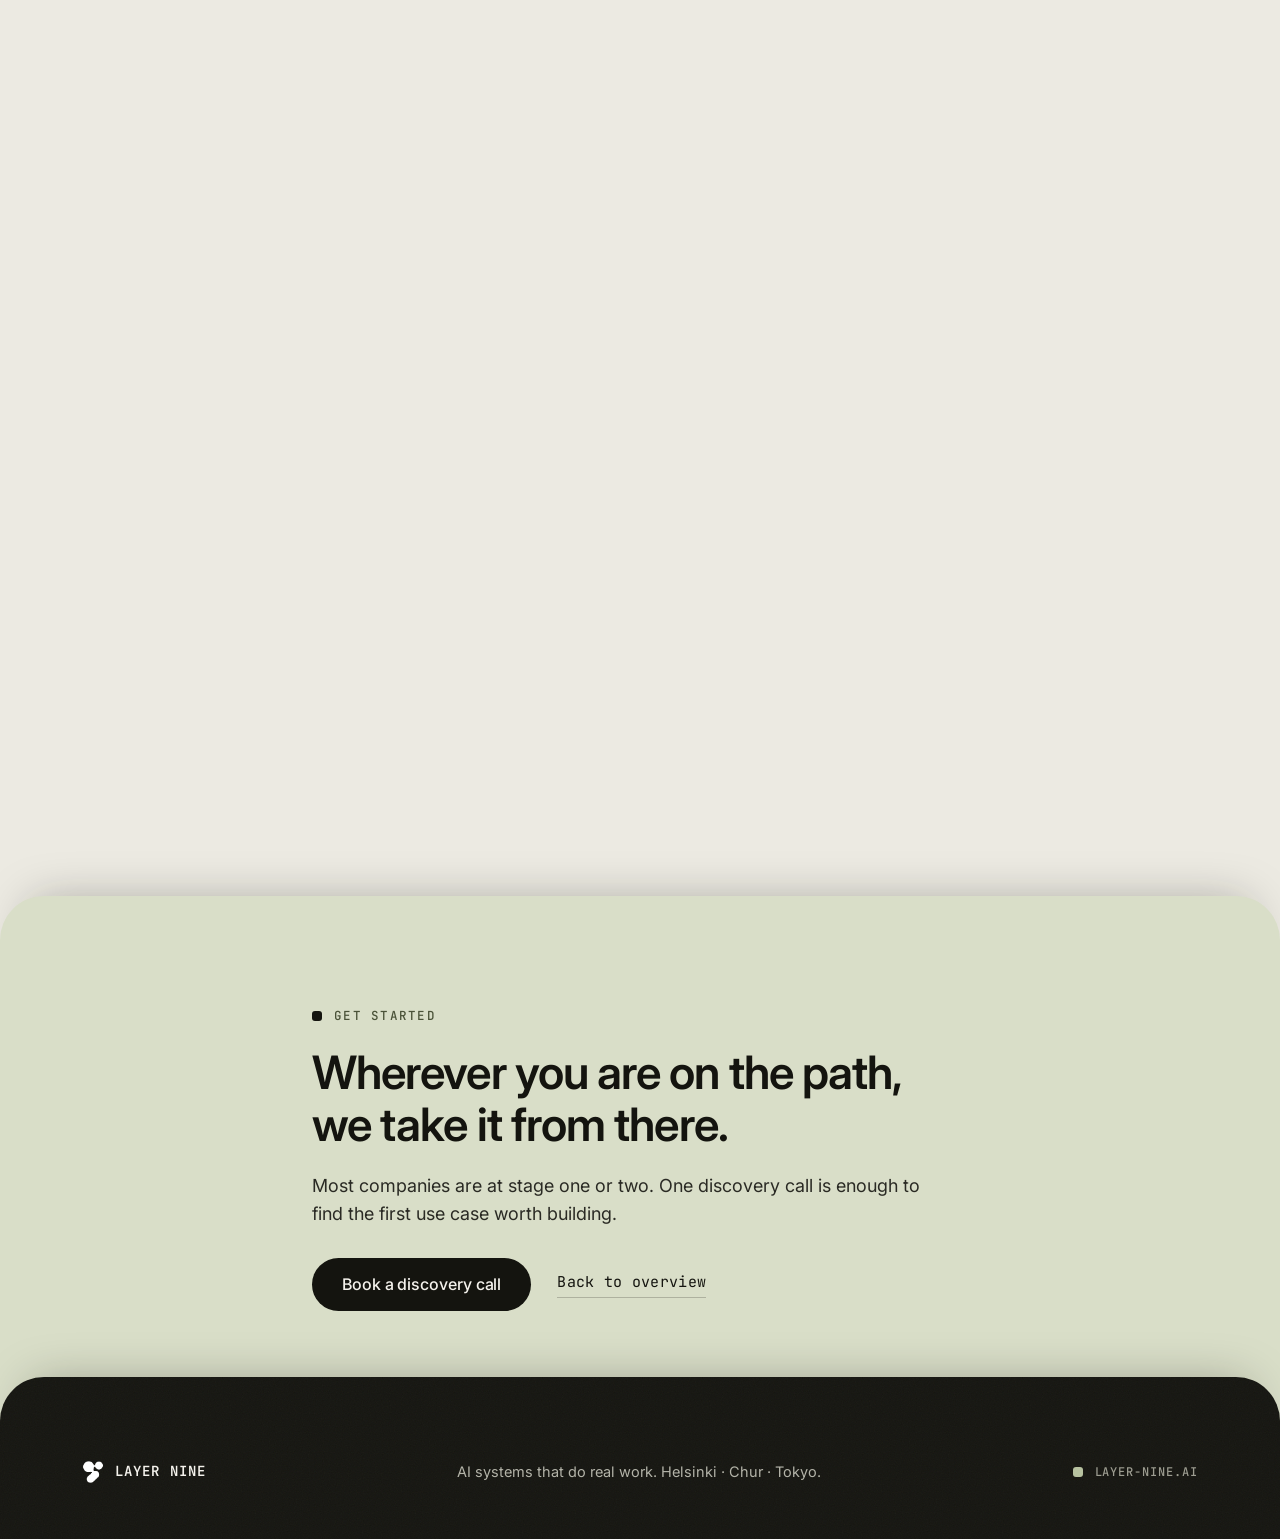
<file: path.html>
<!doctype html>
<html lang="en">
<head>
<meta charset="utf-8" />
<meta name="viewport" content="width=device-width,initial-scale=1" />
<title>The path — Layer Nine</title>
<meta name="description" content="From individual chat to a multi-agent operations platform: the four stages of AI maturity, and how Layer Nine takes you through them." />
<link rel="canonical" href="https://layer-nine.ai/path" />
<link rel="alternate" hreflang="en" href="https://layer-nine.ai/path" />
<link rel="alternate" hreflang="de-CH" href="https://layer-nine.ai/de/path" />
<link rel="alternate" hreflang="x-default" href="https://layer-nine.ai/path" />

<link rel="icon" type="image/png" href="assets/l9-icon.png" />
<link rel="preconnect" href="https://fonts.googleapis.com">
<link rel="preconnect" href="https://fonts.gstatic.com" crossorigin>
<link rel="stylesheet" href="https://fonts.googleapis.com/css2?family=Inter:wght@400;500;600;700&family=JetBrains+Mono:wght@400;500;600&display=swap">
<link rel="stylesheet" href="styles.css?v=5" />
</head>
<body>

<header class="nav" id="nav">
  <div class="container nav__inner">
    <a class="brand" href="index.html">
      <img class="brand__icon brand__icon--invert" src="assets/l9-icon.png" alt="" aria-hidden="true" />
      <span class="brand__name">Layer Nine</span>
    </a>
    <nav class="nav__links" aria-label="Primary">
      <a href="index.html#what-we-do">What we do</a>
      <a href="index.html#approach">Approach</a>
      <a href="index.html#infrastructure">Infrastructure</a>
      <a href="index.html#security">Security</a>
      <a href="path.html" aria-current="page">Agents</a>
      <div class="lang" role="group" aria-label="Language"><a class="lang__opt is-active" href="path.html" aria-current="true">EN</a><span class="lang__sep">/</span><a class="lang__opt" href="de/path.html" lang="de-CH">DE</a></div>
      <a class="pill pill--sage" href="index.html#contact">Book a call</a>
    </nav>
  </div>
</header>

<main id="top">

  <!-- ============ THE PATH (pinned scrollytelling) ============ -->
  <section class="section--tint scrolly-section" id="path">

    <div class="scrolly" id="scrolly">
      <div class="scrolly__pin">
        <div class="container">
          <header class="scrolly__head">
            <p class="eyebrow"><span class="sq"></span>The path</p>
            <h2 class="h2 h2--compact">From chat to an operations platform.</h2>
          </header>

          <div class="scrolly__rail" aria-hidden="true">
            <span class="scrolly__rail-line"><span class="scrolly__rail-fill" id="railFill"></span></span>
            <span class="sq-step is-on"></span>
            <span class="sq-step"></span>
            <span class="sq-step"></span>
            <span class="sq-step"></span>
          </div>

          <div class="scrolly__grid">
            <div class="scrolly__text">
              <div class="scrolly__stage is-active">
                <p class="mono-tag mono-tag--muted">Stage 01 · Today</p>
                <h3 class="scrolly__title">Chat</h3>
                <p class="scrolly__desc">People use GPT or Claude individually. Company knowledge is limited to uploaded documents; usage has no governance.</p>
                <p class="scrolly__note">The human is the integration layer. Every read and write is manual.</p>
              </div>
              <div class="scrolly__stage">
                <p class="mono-tag mono-tag--muted">Stage 02</p>
                <h3 class="scrolly__title">Chat connected to tools</h3>
                <p class="scrolly__desc">AI reads and writes in your inbox, documents, and tools, but only through the provider's integration list, on the provider's terms.</p>
                <p class="scrolly__note">Every task still takes many rounds of hands-on steering.</p>
              </div>
              <div class="scrolly__stage">
                <p class="mono-tag mono-tag--sage-deep">Stage 03 · The first step</p>
                <h3 class="scrolly__title">An agent with context</h3>
                <p class="scrolly__desc">Context is built around one department. The agent follows a playbook and works directly inside your CRM, ERP, and inbox.</p>
                <p class="scrolly__note">The agent becomes the integration layer. People supervise and approve.</p>
              </div>
              <div class="scrolly__stage">
                <p class="mono-tag mono-tag--sage-deep">Stage 04 · The destination</p>
                <h3 class="scrolly__title">A multi-agent platform</h3>
                <p class="scrolly__desc">Specialised agents share one company knowledge base under a central orchestrator. Your team ships new agents by prompt, no code.</p>
                <p class="scrolly__note">New agents ship in days, not projects. Governance stays central.</p>
              </div>
            </div>

            <div class="viz-card" id="viz" data-stage="0">
              <div class="viz-scene" aria-hidden="true">
              <div class="viz-canvas">

                <div class="viz-num">
                  <span class="vn vn-0">01</span>
                  <span class="vn vn-1">02</span>
                  <span class="vn vn-2">03</span>
                  <span class="vn vn-3">04</span>
                </div>

                <svg class="viz-svg" viewBox="0 0 660 460" preserveAspectRatio="none" fill="none">
                  <defs>
                    <marker id="ah" viewBox="0 0 8 8" refX="6.5" refY="4" markerWidth="7" markerHeight="7" orient="auto-start-reverse">
                      <path d="M1,0.5 L7,4 L1,7.5" fill="none" stroke="context-stroke" stroke-width="1.3" stroke-linecap="round" stroke-linejoin="round"/>
                    </marker>
                  </defs>
                  <!-- Stage 0: manual copy-paste -->
                  <g class="ps ps-0">
                    <path class="dashed" d="M140,150 C190,146 218,158 249,174" marker-end="url(#ah)"/>
                    <path class="dashed" d="M249,206 C218,222 190,234 140,230" marker-end="url(#ah)"/>
                    <path class="draw" pathLength="1" d="M352,174 C382,160 400,152 428,152" marker-end="url(#ah)"/>
                    <path class="draw" pathLength="1" d="M428,228 C400,228 382,220 352,206" marker-end="url(#ah)"/>
                  </g>
                  <!-- Stage 1: connected chat -->
                  <g class="ps ps-1">
                    <path class="draw" pathLength="1" d="M140,150 C176,146 204,156 238,166" marker-end="url(#ah)"/>
                    <path class="draw" pathLength="1" d="M238,214 C204,224 176,234 140,230" marker-end="url(#ah)"/>
                    <path class="draw" pathLength="1" d="M540,174 C510,160 472,154 442,154" marker-end="url(#ah)"/>
                    <path class="draw" pathLength="1" d="M442,226 C472,226 510,220 540,206" marker-end="url(#ah)"/>
                  </g>
                  <!-- Stage 2: the agent -->
                  <g class="ps ps-2">
                    <path class="draw" pathLength="1" d="M140,150 C176,146 204,156 238,166" marker-end="url(#ah)"/>
                    <path class="draw" pathLength="1" d="M238,214 C204,224 176,234 140,230" marker-end="url(#ah)"/>
                    <path class="draw" pathLength="1" d="M340,258 C340,278 334,292 331,311" marker-end="url(#ah)"/>
                    <path class="draw" pathLength="1" d="M478,135 C462,140 452,148 444,158" marker-end="url(#ah)"/>
                    <path class="draw" pathLength="1" d="M478,215 C462,211 452,206 444,201" marker-end="url(#ah)"/>
                  </g>
                  <!-- Stage 3: orchestrated platform -->
                  <g class="ps ps-3">
                    <path class="draw" pathLength="1" d="M330,64 C330,112 99.5,102 99.5,146" marker-end="url(#ah)"/>
                    <path class="draw" pathLength="1" d="M330,64 C330,108 252.5,104 252.5,146" marker-end="url(#ah)"/>
                    <path class="draw" pathLength="1" d="M330,64 C330,108 407.5,104 407.5,146" marker-end="url(#ah)"/>
                    <path class="draw" pathLength="1" d="M330,64 C330,112 560.5,102 560.5,146" marker-end="url(#ah)"/>
                    <path class="draw" pathLength="1" d="M99.5,228 C99.5,262 330,256 330,302" marker-end="url(#ah)"/>
                    <path class="draw" pathLength="1" d="M252.5,228 C252.5,258 330,260 330,302" marker-end="url(#ah)"/>
                    <path class="draw" pathLength="1" d="M407.5,228 C407.5,258 330,260 330,302" marker-end="url(#ah)"/>
                    <path class="draw" pathLength="1" d="M560.5,228 C560.5,262 330,256 330,302" marker-end="url(#ah)"/>
                  </g>
                </svg>

                <div class="viz-node viz-systems">
                  <span class="viz-node__tag">Your systems</span>
                  <span class="viz-chip">CRM</span>
                  <span class="viz-chip">ERP</span>
                  <span class="viz-chip">Inbox</span>
                  <span class="viz-chip">Documents</span>
                </div>

                <div class="viz-node viz-human"><span class="viz-human__circle">Human</span></div>

                <div class="viz-node viz-core">
                  <span class="viz-core__dot"></span>
                  <div class="viz-core__c c0">
                    <span class="viz-node__tag viz-node__tag--dim">AI chat</span>
                    <strong>GPT · Claude</strong>
                    <span class="viz-core__sub">Knows the internet, not your company.</span>
                  </div>
                  <div class="viz-core__c c1">
                    <span class="viz-node__tag viz-node__tag--dim">AI chat</span>
                    <strong>GPT · Claude</strong>
                    <span class="viz-core__sub">Connected to tools, on the provider's terms.</span>
                  </div>
                  <div class="viz-core__c c2">
                    <span class="viz-node__tag viz-node__tag--dim">The agent</span>
                    <strong>Works inside your systems</strong>
                    <span class="viz-core__sub">No copy-paste in between.</span>
                  </div>
                </div>

                <div class="viz-node viz-cards">
                  <div class="viz-scard">
                    <span class="viz-node__tag viz-node__tag--sage">Context</span>
                    <span>Knowledge of one department.</span>
                  </div>
                  <div class="viz-scard">
                    <span class="viz-node__tag viz-node__tag--sage">Playbook</span>
                    <span>Clear instructions for every action.</span>
                  </div>
                </div>

                <div class="viz-node viz-orch">
                  <span class="viz-core__dot"></span>
                  <span class="viz-node__tag viz-node__tag--dim">Orchestrator</span>
                  <span class="viz-orch__sub">Monitors and optimises every agent.</span>
                </div>
                <div class="viz-node viz-agents">
                  <span class="viz-agent"><em>Agent</em>Sales</span>
                  <span class="viz-agent"><em>Agent</em>Finance</span>
                  <span class="viz-agent"><em>Agent</em>Operations</span>
                  <span class="viz-agent"><em>Agent</em>Support</span>
                </div>
                <div class="viz-node viz-knowledge">
                  <span class="viz-node__tag viz-node__tag--sage">Company knowledge</span>
                  <span class="viz-knowledge__sub">One shared base: secure, consistent, current.</span>
                </div>

                <div class="viz-labels">
                  <span class="lb ls-0" style="left:29.5%;top:26%">copies out</span>
                  <span class="lb ls-0" style="left:29.5%;top:52.5%">types back</span>
                  <span class="lb ls-0" style="left:59%;top:26%">asks</span>
                  <span class="lb ls-0" style="left:59%;top:52.5%">answers</span>
                  <span class="lb ls-1" style="left:28.5%;top:26%">reads</span>
                  <span class="lb ls-1" style="left:28.5%;top:52.5%">writes</span>
                  <span class="lb ls-1" style="left:74.5%;top:26%">asks</span>
                  <span class="lb ls-1" style="left:74.5%;top:52.5%">answers</span>
                  <span class="lb ls-2" style="left:28.5%;top:26%">reads</span>
                  <span class="lb ls-2" style="left:28.5%;top:52.5%">updates</span>
                  <span class="lb lb--right ls-2" style="left:48%;top:60.5%">supervises &amp; approves</span>
                  <span class="lb ls-3" style="left:50%;top:20%">orchestrates workflows</span>
                  <span class="lb ls-3" style="left:50%;top:59%">permissioned access</span>
                </div>

              </div>
              </div>

              <div class="viz-footer">
                <div class="viz-captions">
                  <span class="vc vc-0">The human is the integration layer. Every read and write is manual.</span>
                  <span class="vc vc-1">Connected, but on the provider's terms. Every task needs steering.</span>
                  <span class="vc vc-2">The agent becomes the integration layer. People supervise and approve.</span>
                  <span class="vc vc-3">One knowledge base, many agents, one control panel.</span>
                </div>
                <span class="viz-count">
                  <span class="viz-count__cur">
                    <span class="vn2 vn2-0">01</span>
                    <span class="vn2 vn2-1">02</span>
                    <span class="vn2 vn2-2">03</span>
                    <span class="vn2 vn2-3">04</span>
                  </span>
                  <span class="viz-count__of">/ 04</span>
                </span>
              </div>
            </div>
          </div>
        </div>
      </div>
    </div>

    <!-- Static fallback: mobile & reduced motion -->
    <div class="scrolly-fallback">
      <div class="container">
        <header class="section__head reveal">
          <p class="eyebrow"><span class="sq"></span>The path</p>
          <h2 class="h2">From chat to an operations platform.</h2>
          <p class="section__sub">Most companies are at stage one or two. The value starts at stage three. Here is the whole path, so you know what you are building toward.</p>
        </header>

        <div class="path-grid">
          <div class="path-stage reveal">
            <p class="mono-tag mono-tag--muted">Stage 01 · Today</p>
            <h3 class="path-stage__title">Chat</h3>
            <p class="path-stage__desc">People use GPT or Claude individually. Company knowledge is limited to uploaded documents; usage has no governance.</p>
            <p class="path-stage__note">The human is the integration layer. Every read and write is manual.</p>
          </div>
          <div class="path-stage reveal">
            <p class="mono-tag mono-tag--muted">Stage 02</p>
            <h3 class="path-stage__title">Chat connected to tools</h3>
            <p class="path-stage__desc">AI reads and writes in your inbox, documents, and tools, but only through the provider's integration list, on the provider's terms.</p>
            <p class="path-stage__note">Every task still takes many rounds of hands-on steering.</p>
          </div>
          <div class="path-stage reveal">
            <p class="mono-tag mono-tag--sage-deep">Stage 03 · The first step</p>
            <h3 class="path-stage__title">An agent with context</h3>
            <p class="path-stage__desc">Context is built around one department. The agent follows a playbook and works directly inside your CRM, ERP, and inbox.</p>
            <p class="path-stage__note">The agent becomes the integration layer. People supervise and approve.</p>
          </div>
          <div class="path-stage reveal">
            <p class="mono-tag mono-tag--sage-deep">Stage 04 · The destination</p>
            <h3 class="path-stage__title">A multi-agent platform</h3>
            <p class="path-stage__desc">Specialised agents share one company knowledge base under a central orchestrator. Your team ships new agents by prompt, no code.</p>
            <p class="path-stage__note">New agents ship in days, not projects. Governance stays central.</p>
          </div>
        </div>
      </div>
    </div>
  </section>

  <!-- ============ CLOSING CTA ============ -->
  <section class="section section--sage panel">
    <div class="container cta">
      <p class="eyebrow eyebrow--sage"><span class="sq sq--ink"></span>Get started</p>
      <h2 class="h2 cta__title">Wherever you are on the path, we take it from there.</h2>
      <p class="section__sub cta__sub">Most companies are at stage one or two. One discovery call is enough to find the first use case worth building.</p>
      <div class="cta__actions">
        <a class="pill pill--dark pill--lg" href="mailto:luce@layer-nine.ai?subject=Discovery%20call">Book a discovery call</a>
        <a class="cta__mail" href="index.html">Back to overview</a>
      </div>
    </div>
  </section>

</main>

<footer class="footer theme-dark panel">
  <div class="container footer__inner">
    <a class="brand" href="index.html">
      <img class="brand__icon brand__icon--invert" src="assets/l9-icon.png" alt="" aria-hidden="true" />
      <span class="brand__name">Layer Nine</span>
    </a>
    <p class="footer__tag">AI systems that do real work. Helsinki · Chur · Tokyo.</p>
    <p class="footer__meta"><span class="sq"></span><span class="mono-tag mono-tag--dim">layer-nine.ai</span></p>
  </div>
</footer>

<script src="app.js?v=4"></script>
</body>
</html>
</file>
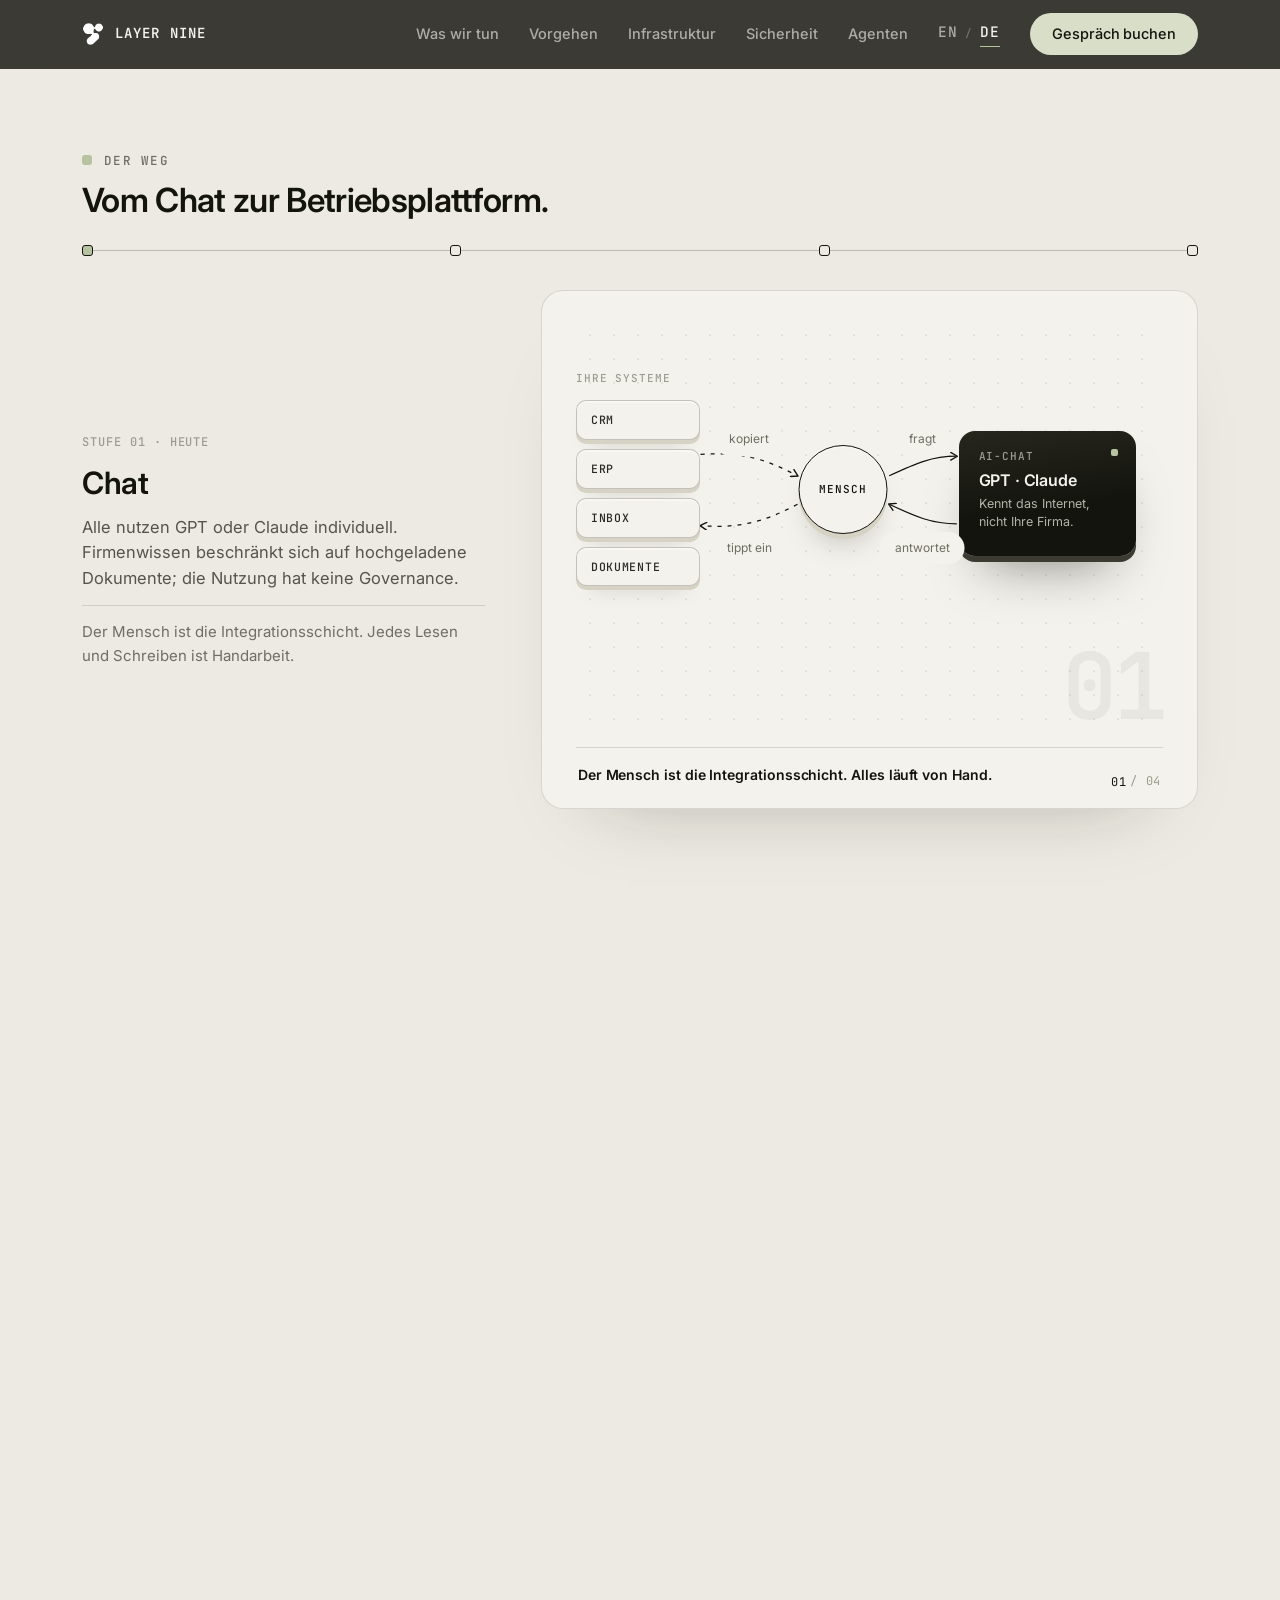
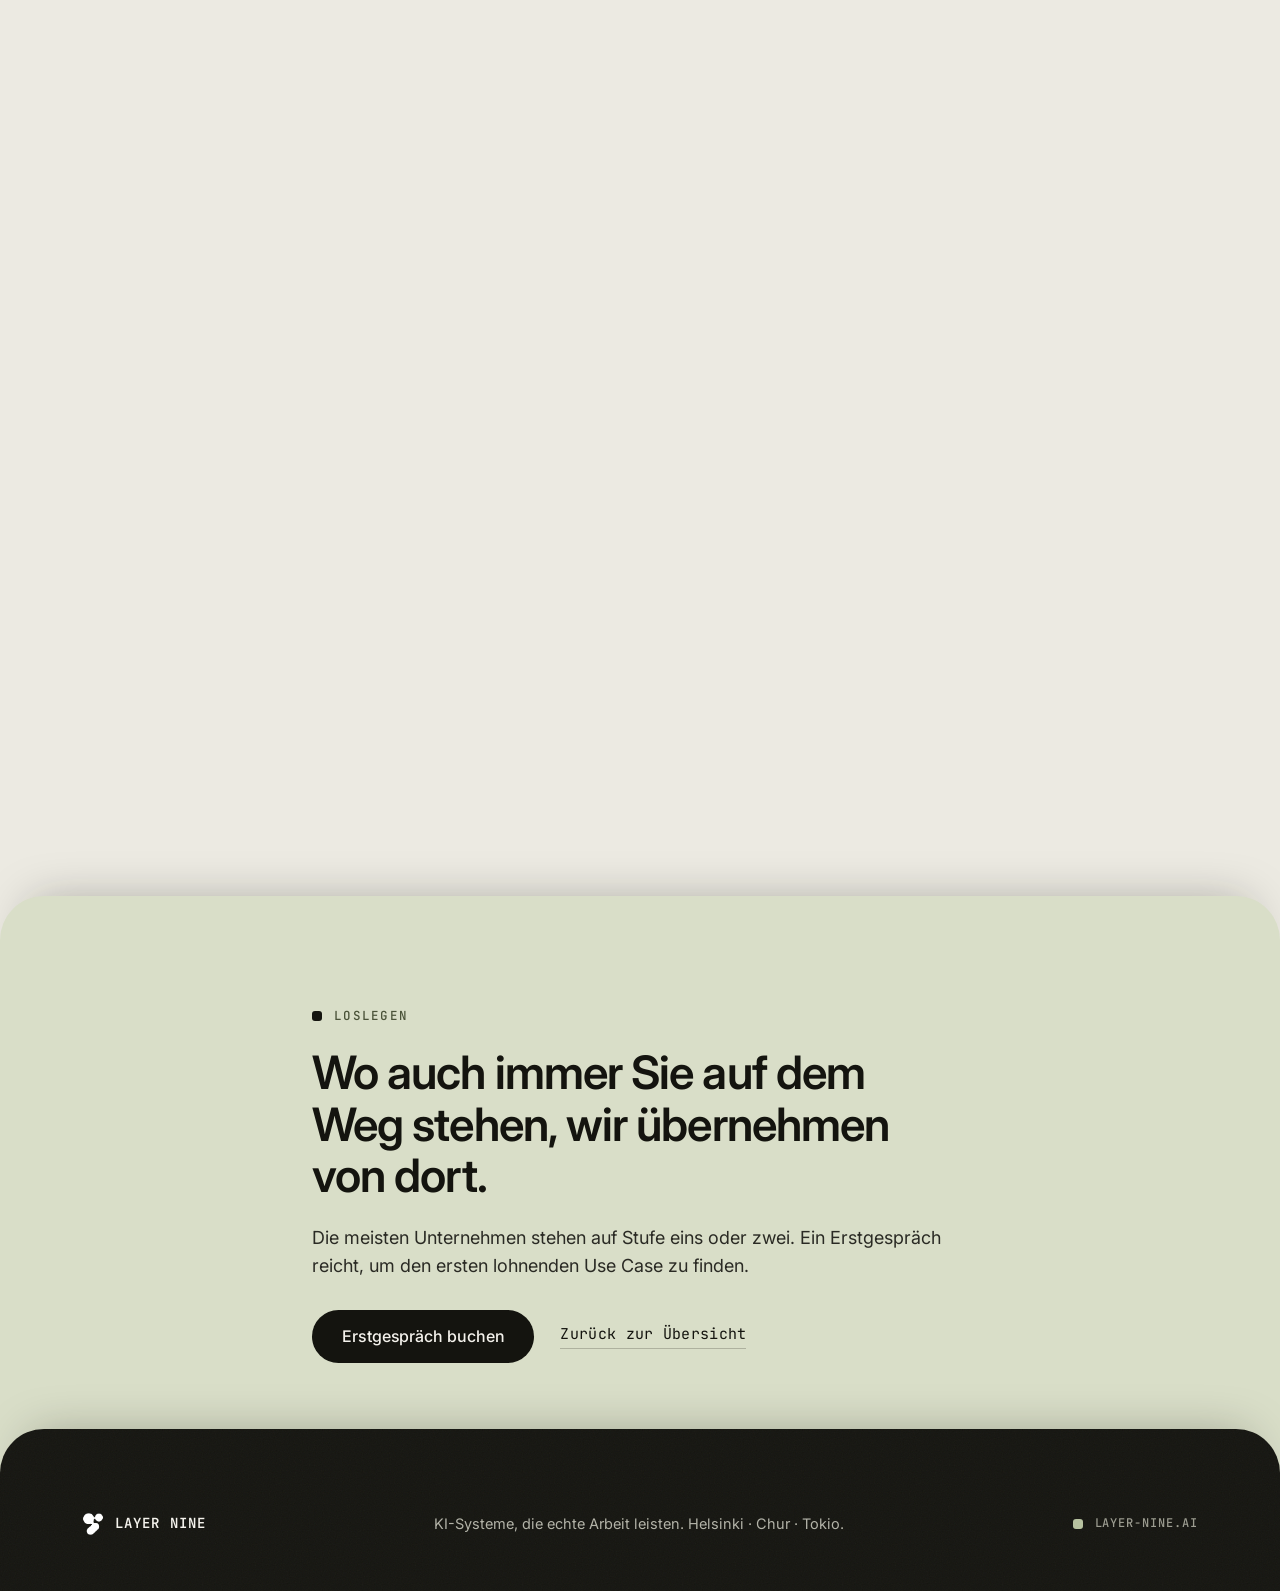
<file: de/path.html>
<!doctype html>
<html lang="de-CH">
<head>
<meta charset="utf-8" />
<meta name="viewport" content="width=device-width,initial-scale=1" />
<title>Der Weg — Layer Nine</title>
<meta name="description" content="Vom individuellen Chat zur Multi-Agenten-Betriebsplattform: die vier Stufen der KI-Reife, und wie Layer Nine Sie hindurchführt." />
<link rel="canonical" href="https://layer-nine.ai/de/path" />
<link rel="alternate" hreflang="en" href="https://layer-nine.ai/path" />
<link rel="alternate" hreflang="de-CH" href="https://layer-nine.ai/de/path" />
<link rel="alternate" hreflang="x-default" href="https://layer-nine.ai/path" />

<link rel="icon" type="image/png" href="../assets/l9-icon.png" />
<link rel="preconnect" href="https://fonts.googleapis.com">
<link rel="preconnect" href="https://fonts.gstatic.com" crossorigin>
<link rel="stylesheet" href="https://fonts.googleapis.com/css2?family=Inter:wght@400;500;600;700&family=JetBrains+Mono:wght@400;500;600&display=swap">
<link rel="stylesheet" href="../styles.css?v=5" />
</head>
<body>

<header class="nav" id="nav">
  <div class="container nav__inner">
    <a class="brand" href="index.html">
      <img class="brand__icon brand__icon--invert" src="../assets/l9-icon.png" alt="" aria-hidden="true" />
      <span class="brand__name">Layer Nine</span>
    </a>
    <nav class="nav__links" aria-label="Primary">
      <a href="index.html#what-we-do">Was wir tun</a>
      <a href="index.html#approach">Vorgehen</a>
      <a href="index.html#infrastructure">Infrastruktur</a>
      <a href="index.html#security">Sicherheit</a>
      <a href="path.html" aria-current="page">Agenten</a>
      <div class="lang" role="group" aria-label="Sprache"><a class="lang__opt" href="../path.html" lang="en">EN</a><span class="lang__sep">/</span><a class="lang__opt is-active" href="path.html" aria-current="true">DE</a></div>
      <a class="pill pill--sage" href="index.html#contact">Gespräch buchen</a>
    </nav>
  </div>
</header>

<main id="top">

  <!-- ============ THE PATH (pinned scrollytelling) ============ -->
  <section class="section--tint scrolly-section" id="path">

    <div class="scrolly" id="scrolly">
      <div class="scrolly__pin">
        <div class="container">
          <header class="scrolly__head">
            <p class="eyebrow"><span class="sq"></span>Der Weg</p>
            <h2 class="h2 h2--compact">Vom Chat zur Betriebsplattform.</h2>
          </header>

          <div class="scrolly__rail" aria-hidden="true">
            <span class="scrolly__rail-line"><span class="scrolly__rail-fill" id="railFill"></span></span>
            <span class="sq-step is-on"></span>
            <span class="sq-step"></span>
            <span class="sq-step"></span>
            <span class="sq-step"></span>
          </div>

          <div class="scrolly__grid">
            <div class="scrolly__text">
              <div class="scrolly__stage is-active">
                <p class="mono-tag mono-tag--muted">Stufe 01 · Heute</p>
                <h3 class="scrolly__title">Chat</h3>
                <p class="scrolly__desc">Alle nutzen GPT oder Claude individuell. Firmenwissen beschränkt sich auf hochgeladene Dokumente; die Nutzung hat keine Governance.</p>
                <p class="scrolly__note">Der Mensch ist die Integrationsschicht. Jedes Lesen und Schreiben ist Handarbeit.</p>
              </div>
              <div class="scrolly__stage">
                <p class="mono-tag mono-tag--muted">Stufe 02</p>
                <h3 class="scrolly__title">Chat mit Tool-Anbindung</h3>
                <p class="scrolly__desc">Die KI liest und schreibt in Inbox, Dokumenten und Tools, aber nur über die Integrationsliste des Anbieters, zu dessen Bedingungen.</p>
                <p class="scrolly__note">Jede Aufgabe braucht noch viele Runden manueller Steuerung.</p>
              </div>
              <div class="scrolly__stage">
                <p class="mono-tag mono-tag--sage-deep">Stufe 03 · Der erste Schritt</p>
                <h3 class="scrolly__title">Ein Agent mit Kontext</h3>
                <p class="scrolly__desc">Der Kontext wird um eine Abteilung herum aufgebaut. Der Agent folgt einem Playbook und arbeitet direkt in CRM, ERP und Inbox.</p>
                <p class="scrolly__note">Der Agent wird zur Integrationsschicht. Menschen prüfen und geben frei.</p>
              </div>
              <div class="scrolly__stage">
                <p class="mono-tag mono-tag--sage-deep">Stufe 04 · Das Ziel</p>
                <h3 class="scrolly__title">Eine Multi-Agenten-Plattform</h3>
                <p class="scrolly__desc">Spezialisierte Agenten teilen sich eine Wissensbasis unter einem zentralen Orchestrator. Ihr Team liefert neue Agenten per Prompt, ohne Code.</p>
                <p class="scrolly__note">Neue Agenten in Tagen statt Projekten. Governance bleibt zentral.</p>
              </div>
            </div>

            <div class="viz-card" id="viz" data-stage="0">
              <div class="viz-scene" aria-hidden="true">
              <div class="viz-canvas">

                <div class="viz-num">
                  <span class="vn vn-0">01</span>
                  <span class="vn vn-1">02</span>
                  <span class="vn vn-2">03</span>
                  <span class="vn vn-3">04</span>
                </div>

                <svg class="viz-svg" viewBox="0 0 660 460" preserveAspectRatio="none" fill="none">
                  <defs>
                    <marker id="ah" viewBox="0 0 8 8" refX="6.5" refY="4" markerWidth="7" markerHeight="7" orient="auto-start-reverse">
                      <path d="M1,0.5 L7,4 L1,7.5" fill="none" stroke="context-stroke" stroke-width="1.3" stroke-linecap="round" stroke-linejoin="round"/>
                    </marker>
                  </defs>
                  <!-- Stage 0: manual copy-paste -->
                  <g class="ps ps-0">
                    <path class="dashed" d="M140,150 C190,146 218,158 249,174" marker-end="url(#ah)"/>
                    <path class="dashed" d="M249,206 C218,222 190,234 140,230" marker-end="url(#ah)"/>
                    <path class="draw" pathLength="1" d="M352,174 C382,160 400,152 428,152" marker-end="url(#ah)"/>
                    <path class="draw" pathLength="1" d="M428,228 C400,228 382,220 352,206" marker-end="url(#ah)"/>
                  </g>
                  <!-- Stage 1: connected chat -->
                  <g class="ps ps-1">
                    <path class="draw" pathLength="1" d="M140,150 C176,146 204,156 238,166" marker-end="url(#ah)"/>
                    <path class="draw" pathLength="1" d="M238,214 C204,224 176,234 140,230" marker-end="url(#ah)"/>
                    <path class="draw" pathLength="1" d="M540,174 C510,160 472,154 442,154" marker-end="url(#ah)"/>
                    <path class="draw" pathLength="1" d="M442,226 C472,226 510,220 540,206" marker-end="url(#ah)"/>
                  </g>
                  <!-- Stage 2: the agent -->
                  <g class="ps ps-2">
                    <path class="draw" pathLength="1" d="M140,150 C176,146 204,156 238,166" marker-end="url(#ah)"/>
                    <path class="draw" pathLength="1" d="M238,214 C204,224 176,234 140,230" marker-end="url(#ah)"/>
                    <path class="draw" pathLength="1" d="M340,258 C340,278 334,292 331,311" marker-end="url(#ah)"/>
                    <path class="draw" pathLength="1" d="M478,135 C462,140 452,148 444,158" marker-end="url(#ah)"/>
                    <path class="draw" pathLength="1" d="M478,215 C462,211 452,206 444,201" marker-end="url(#ah)"/>
                  </g>
                  <!-- Stage 3: orchestrated platform -->
                  <g class="ps ps-3">
                    <path class="draw" pathLength="1" d="M330,64 C330,112 99.5,102 99.5,146" marker-end="url(#ah)"/>
                    <path class="draw" pathLength="1" d="M330,64 C330,108 252.5,104 252.5,146" marker-end="url(#ah)"/>
                    <path class="draw" pathLength="1" d="M330,64 C330,108 407.5,104 407.5,146" marker-end="url(#ah)"/>
                    <path class="draw" pathLength="1" d="M330,64 C330,112 560.5,102 560.5,146" marker-end="url(#ah)"/>
                    <path class="draw" pathLength="1" d="M99.5,228 C99.5,262 330,256 330,302" marker-end="url(#ah)"/>
                    <path class="draw" pathLength="1" d="M252.5,228 C252.5,258 330,260 330,302" marker-end="url(#ah)"/>
                    <path class="draw" pathLength="1" d="M407.5,228 C407.5,258 330,260 330,302" marker-end="url(#ah)"/>
                    <path class="draw" pathLength="1" d="M560.5,228 C560.5,262 330,256 330,302" marker-end="url(#ah)"/>
                  </g>
                </svg>

                <div class="viz-node viz-systems">
                  <span class="viz-node__tag">Ihre Systeme</span>
                  <span class="viz-chip">CRM</span>
                  <span class="viz-chip">ERP</span>
                  <span class="viz-chip">Inbox</span>
                  <span class="viz-chip">Dokumente</span>
                </div>

                <div class="viz-node viz-human"><span class="viz-human__circle">Mensch</span></div>

                <div class="viz-node viz-core">
                  <span class="viz-core__dot"></span>
                  <div class="viz-core__c c0">
                    <span class="viz-node__tag viz-node__tag--dim">AI-Chat</span>
                    <strong>GPT · Claude</strong>
                    <span class="viz-core__sub">Kennt das Internet, nicht Ihre Firma.</span>
                  </div>
                  <div class="viz-core__c c1">
                    <span class="viz-node__tag viz-node__tag--dim">AI-Chat</span>
                    <strong>GPT · Claude</strong>
                    <span class="viz-core__sub">Mit Tools verbunden, zu den Bedingungen des Anbieters.</span>
                  </div>
                  <div class="viz-core__c c2">
                    <span class="viz-node__tag viz-node__tag--dim">Der Agent</span>
                    <strong>Arbeitet in Ihren Systemen</strong>
                    <span class="viz-core__sub">Kein Copy-Paste dazwischen.</span>
                  </div>
                </div>

                <div class="viz-node viz-cards">
                  <div class="viz-scard">
                    <span class="viz-node__tag viz-node__tag--sage">Kontext</span>
                    <span>Wissen einer Abteilung.</span>
                  </div>
                  <div class="viz-scard">
                    <span class="viz-node__tag viz-node__tag--sage">Playbook</span>
                    <span>Klare Anweisungen für jede Aktion.</span>
                  </div>
                </div>

                <div class="viz-node viz-orch">
                  <span class="viz-core__dot"></span>
                  <span class="viz-node__tag viz-node__tag--dim">Orchestrator</span>
                  <span class="viz-orch__sub">Überwacht und optimiert jeden Agenten.</span>
                </div>
                <div class="viz-node viz-agents">
                  <span class="viz-agent"><em>Agent</em>Vertrieb</span>
                  <span class="viz-agent"><em>Agent</em>Finanzen</span>
                  <span class="viz-agent"><em>Agent</em>Betrieb</span>
                  <span class="viz-agent"><em>Agent</em>Support</span>
                </div>
                <div class="viz-node viz-knowledge">
                  <span class="viz-node__tag viz-node__tag--sage">Firmenwissen</span>
                  <span class="viz-knowledge__sub">Eine gemeinsame Basis: sicher, konsistent, aktuell.</span>
                </div>

                <div class="viz-labels">
                  <span class="lb ls-0" style="left:29.5%;top:26%">kopiert</span>
                  <span class="lb ls-0" style="left:29.5%;top:52.5%">tippt ein</span>
                  <span class="lb ls-0" style="left:59%;top:26%">fragt</span>
                  <span class="lb ls-0" style="left:59%;top:52.5%">antwortet</span>
                  <span class="lb ls-1" style="left:28.5%;top:26%">liest</span>
                  <span class="lb ls-1" style="left:28.5%;top:52.5%">schreibt</span>
                  <span class="lb ls-1" style="left:74.5%;top:26%">fragt</span>
                  <span class="lb ls-1" style="left:74.5%;top:52.5%">antwortet</span>
                  <span class="lb ls-2" style="left:28.5%;top:26%">liest</span>
                  <span class="lb ls-2" style="left:28.5%;top:52.5%">schreibt</span>
                  <span class="lb lb--right ls-2" style="left:48%;top:60.5%">prüft &amp; gibt frei</span>
                  <span class="lb ls-3" style="left:50%;top:20%">orchestriert Workflows</span>
                  <span class="lb ls-3" style="left:50%;top:59%">Zugriff nach Berechtigung</span>
                </div>

              </div>
              </div>

              <div class="viz-footer">
                <div class="viz-captions">
                  <span class="vc vc-0">Der Mensch ist die Integrationsschicht. Alles läuft von Hand.</span>
                  <span class="vc vc-1">Verbunden, aber zu den Bedingungen des Anbieters.</span>
                  <span class="vc vc-2">Der Agent wird zur Integrationsschicht. Menschen geben frei.</span>
                  <span class="vc vc-3">Eine Wissensbasis, viele Agenten, ein Kontrollpanel.</span>
                </div>
                <span class="viz-count">
                  <span class="viz-count__cur">
                    <span class="vn2 vn2-0">01</span>
                    <span class="vn2 vn2-1">02</span>
                    <span class="vn2 vn2-2">03</span>
                    <span class="vn2 vn2-3">04</span>
                  </span>
                  <span class="viz-count__of">/ 04</span>
                </span>
              </div>
            </div>
          </div>
        </div>
      </div>
    </div>

    <!-- Static fallback: mobile & reduced motion -->
    <div class="scrolly-fallback">
      <div class="container">
        <header class="section__head reveal">
          <p class="eyebrow"><span class="sq"></span>Der Weg</p>
          <h2 class="h2">Vom Chat zur Betriebsplattform.</h2>
          <p class="section__sub">Die meisten Unternehmen stehen auf Stufe eins oder zwei. Der Wert beginnt auf Stufe drei. Hier ist der ganze Weg, damit Sie wissen, worauf Sie hinbauen.</p>
        </header>

        <div class="path-grid">
          <div class="path-stage reveal">
            <p class="mono-tag mono-tag--muted">Stufe 01 · Heute</p>
            <h3 class="path-stage__title">Chat</h3>
            <p class="path-stage__desc">Alle nutzen GPT oder Claude individuell. Firmenwissen beschränkt sich auf hochgeladene Dokumente; die Nutzung hat keine Governance.</p>
            <p class="path-stage__note">Der Mensch ist die Integrationsschicht. Jedes Lesen und Schreiben ist Handarbeit.</p>
          </div>
          <div class="path-stage reveal">
            <p class="mono-tag mono-tag--muted">Stufe 02</p>
            <h3 class="path-stage__title">Chat mit Tool-Anbindung</h3>
            <p class="path-stage__desc">Die KI liest und schreibt in Inbox, Dokumenten und Tools, aber nur über die Integrationsliste des Anbieters, zu dessen Bedingungen.</p>
            <p class="path-stage__note">Jede Aufgabe braucht noch viele Runden manueller Steuerung.</p>
          </div>
          <div class="path-stage reveal">
            <p class="mono-tag mono-tag--sage-deep">Stufe 03 · Der erste Schritt</p>
            <h3 class="path-stage__title">Ein Agent mit Kontext</h3>
            <p class="path-stage__desc">Der Kontext wird um eine Abteilung herum aufgebaut. Der Agent folgt einem Playbook und arbeitet direkt in CRM, ERP und Inbox.</p>
            <p class="path-stage__note">Der Agent wird zur Integrationsschicht. Menschen prüfen und geben frei.</p>
          </div>
          <div class="path-stage reveal">
            <p class="mono-tag mono-tag--sage-deep">Stufe 04 · Das Ziel</p>
            <h3 class="path-stage__title">Eine Multi-Agenten-Plattform</h3>
            <p class="path-stage__desc">Spezialisierte Agenten teilen sich eine Wissensbasis unter einem zentralen Orchestrator. Ihr Team liefert neue Agenten per Prompt, ohne Code.</p>
            <p class="path-stage__note">Neue Agenten in Tagen statt Projekten. Governance bleibt zentral.</p>
          </div>
        </div>
      </div>
    </div>
  </section>

  <!-- ============ CLOSING CTA ============ -->
  <section class="section section--sage panel">
    <div class="container cta">
      <p class="eyebrow eyebrow--sage"><span class="sq sq--ink"></span>Loslegen</p>
      <h2 class="h2 cta__title">Wo auch immer Sie auf dem Weg stehen, wir übernehmen von dort.</h2>
      <p class="section__sub cta__sub">Die meisten Unternehmen stehen auf Stufe eins oder zwei. Ein Erstgespräch reicht, um den ersten lohnenden Use Case zu finden.</p>
      <div class="cta__actions">
        <a class="pill pill--dark pill--lg" href="mailto:luce@layer-nine.ai?subject=Erstgespr%C3%A4ch">Erstgespräch buchen</a>
        <a class="cta__mail" href="index.html">Zurück zur Übersicht</a>
      </div>
    </div>
  </section>

</main>

<footer class="footer theme-dark panel">
  <div class="container footer__inner">
    <a class="brand" href="index.html">
      <img class="brand__icon brand__icon--invert" src="../assets/l9-icon.png" alt="" aria-hidden="true" />
      <span class="brand__name">Layer Nine</span>
    </a>
    <p class="footer__tag">KI-Systeme, die echte Arbeit leisten. Helsinki · Chur · Tokio.</p>
    <p class="footer__meta"><span class="sq"></span><span class="mono-tag mono-tag--dim">layer-nine.ai</span></p>
  </div>
</footer>

<script src="../app.js?v=4"></script>
</body>
</html>
</file>
<file: styles.css>
/* ============ Layer Nine — site v2 ============ */

:root {
  --ink: #14140f;
  --ink-soft: #2a2a24;
  --gray: #55554b;
  --muted: #6e6e63;
  --muted-2: #9c9c90;
  --cream: #f4f2ec;
  --cream-2: #eceae2;
  --sage: #d9dec8;
  --sage-bright: #b7c2a0;
  --sage-deep: #4a5238;
  --line: rgba(20, 20, 15, 0.13);
  --line-strong: rgba(20, 20, 15, 0.22);
  --line-dark: rgba(244, 242, 236, 0.14);
  --line-dark-strong: rgba(244, 242, 236, 0.24);
  --invert: #f4f2ec;
  --invert-soft: rgba(244, 242, 236, 0.62);
  --invert-dim: #b3b3a8;
  --font-sans: "Inter", -apple-system, sans-serif;
  --font-mono: "JetBrains Mono", ui-monospace, monospace;
  --ease-swift: cubic-bezier(0.3, 0.85, 0.25, 1);
}

* { box-sizing: border-box; }

html { scroll-behavior: smooth; scroll-padding-top: 84px; }

body {
  margin: 0;
  font-family: var(--font-sans);
  background: var(--cream);
  color: var(--ink);
  font-size: 17px;
  line-height: 1.55;
  -webkit-font-smoothing: antialiased;
  text-rendering: optimizeLegibility;
}

h1, h2, h3, p { margin: 0; }
a { color: inherit; text-decoration: none; }
img { max-width: 100%; }

.container {
  max-width: 1180px;
  margin: 0 auto;
  padding: 0 32px;
}

.theme-dark { background: var(--ink); color: var(--invert); }

::selection { background: var(--sage-bright); color: var(--ink); }

/* ---------- premium section transitions: overlapping panels ---------- */
/* Each panel slides over the previous section with rounded shoulders,
   so colors stay crisp and boundaries read as layered sheets. */
.panel {
  position: relative;
  border-radius: 44px 44px 0 0;
  margin-top: -44px;
  box-shadow: 0 -24px 48px -32px rgba(20, 20, 15, 0.35);
}
#what-we-do.panel { padding-top: 96px; background: var(--cream); }
#infrastructure.panel { padding-top: 88px; }
#security.panel { padding-top: 96px; background: var(--cream); }
.footer.panel { padding-top: 84px; }

/* film grain on dark surfaces */
.hero.theme-dark,
.section.theme-dark,
.footer.theme-dark {
  background-image: url("data:image/svg+xml,%3Csvg xmlns='http://www.w3.org/2000/svg' width='160' height='160'%3E%3Cfilter id='n'%3E%3CfeTurbulence type='fractalNoise' baseFrequency='0.85' numOctaves='2' stitchTiles='stitch'/%3E%3C/filter%3E%3Crect width='100%25' height='100%25' filter='url(%23n)' opacity='0.05'/%3E%3C/svg%3E");
  background-size: 160px 160px;
}


/* ---------- primitives ---------- */

.sq {
  display: inline-block;
  width: 10px; height: 10px;
  border-radius: 3px;
  background: var(--sage-bright);
  flex: none;
}
.sq--ink { background: var(--ink); }

.eyebrow {
  display: flex;
  align-items: center;
  gap: 12px;
  font-family: var(--font-mono);
  font-size: 12.5px;
  font-weight: 500;
  letter-spacing: 0.1em;
  text-transform: uppercase;
  color: var(--muted);
}
.eyebrow--dark { color: var(--invert-soft); }
.eyebrow--sage { color: var(--sage-deep); }

.mono-tag {
  font-family: var(--font-mono);
  font-size: 12px;
  font-weight: 500;
  letter-spacing: 0.08em;
  text-transform: uppercase;
  color: var(--muted-2);
}
.mono-tag--dim { color: var(--muted-2); }
.mono-tag--muted { color: var(--muted-2); }
.mono-tag--sage { color: var(--sage-deep); }
.mono-tag--sage-deep { color: var(--sage-deep); }

.display {
  font-size: clamp(34px, 4.4vw, 60px);
  font-weight: 600;
  letter-spacing: -0.025em;
  line-height: 1.06;
}

.h2 {
  font-size: clamp(30px, 3.6vw, 46px);
  font-weight: 600;
  letter-spacing: -0.02em;
  line-height: 1.12;
}
.h2--invert { color: var(--invert); }

.lead {
  font-size: clamp(17px, 1.6vw, 20px);
  line-height: 1.55;
  color: var(--ink-soft);
  max-width: 560px;
}
.lead--invert { color: var(--invert-soft); }

.section__sub {
  font-size: 18px;
  line-height: 1.55;
  color: var(--gray);
  max-width: 640px;
}
.section__sub--invert { color: var(--invert-dim); }

.statement {
  font-size: 22px;
  font-weight: 600;
  letter-spacing: -0.01em;
  color: var(--ink);
}
.statement--invert { color: var(--invert); font-size: clamp(20px, 2.2vw, 26px); }
.statement__soft { color: var(--invert-dim); font-weight: 400; }

.pill {
  display: inline-flex;
  align-items: center;
  justify-content: center;
  padding: 10px 22px;
  border-radius: 999px;
  font-size: 15px;
  font-weight: 500;
  letter-spacing: -0.005em;
  transition: background 0.2s ease, color 0.2s ease, border-color 0.2s ease, transform 0.2s ease;
}
.pill--lg { padding: 14px 30px; font-size: 16px; }
.pill--sage { background: var(--sage); color: var(--ink); }
.pill--sage:hover { background: var(--sage-bright); }
.pill--cream { background: var(--cream); color: var(--ink); }
.pill--cream:hover { background: #fff; }
.pill--dark { background: var(--ink); color: var(--cream); }
.pill--dark:hover { background: var(--ink-soft); }
.pill--ghost-dark { border: 1px solid var(--line-dark-strong); color: var(--invert); }
.pill--ghost-dark:hover { border-color: var(--invert); }

/* ---------- nav ---------- */

.nav {
  position: fixed;
  top: 0; left: 0; right: 0;
  z-index: 50;
  background: rgba(20, 20, 15, 0.82);
  -webkit-backdrop-filter: blur(14px);
  backdrop-filter: blur(14px);
  border-bottom: 1px solid transparent;
  transition: border-color 0.25s ease;
}
.nav.is-scrolled { border-bottom-color: var(--line-dark); }

.nav__inner {
  display: flex;
  align-items: center;
  justify-content: space-between;
  height: 68px;
}

.brand { display: flex; align-items: center; gap: 11px; }
.brand__icon { width: 22px; height: 22px; object-fit: contain; display: block; }
.brand__icon--invert { filter: invert(1); }
.brand__name {
  font-family: var(--font-mono);
  font-size: 14px;
  font-weight: 600;
  letter-spacing: 0.08em;
  text-transform: uppercase;
  color: var(--invert);
}

.nav__links { display: flex; align-items: center; gap: 30px; }
.nav__links a {
  font-size: 14.5px;
  font-weight: 500;
  color: var(--invert-soft);
  transition: color 0.2s ease;
}
.nav__links a:hover { color: var(--invert); }
.nav__links .pill { color: var(--ink); }

/* language switcher */
.lang {
  display: flex;
  align-items: center;
  gap: 7px;
  font-family: var(--font-mono);
  font-size: 12px;
  font-weight: 500;
  letter-spacing: 0.08em;
}
.nav__links .lang__opt { color: var(--invert-soft); padding-bottom: 2px; border-bottom: 1px solid transparent; }
.nav__links .lang__opt:hover { color: var(--invert); }
.nav__links .lang__opt.is-active { color: var(--invert); border-bottom-color: var(--sage-bright); }
.lang__sep { color: rgba(244, 242, 236, 0.3); font-size: 11px; }

/* ---------- hero ---------- */

.hero {
  position: relative;
  padding: 150px 0 90px;
  overflow: hidden;
}
.hero > .container { position: relative; z-index: 1; }

/* desktop: hero fits exactly in the first viewport */
@media (min-width: 1025px) {
  .hero {
    display: flex;
    align-items: center;
    min-height: 100vh;
    min-height: 100svh;
    padding: 92px 0 48px;
  }
  .hero > .container { width: 100%; }
}
@media (min-width: 1025px) and (max-height: 780px) {
  .display { font-size: clamp(30px, 3.5vw, 46px); }
  .hero__copy { gap: 20px; }
  .lead { font-size: 17px; }
}

/* abstract animated background */
.hero-bg {
  position: absolute;
  inset: 0;
  pointer-events: none;
}
.hero-orb {
  position: absolute;
  border-radius: 50%;
  will-change: transform;
}
.hero-orb--1 {
  width: 56vw; height: 56vw;
  max-width: 860px; max-height: 860px;
  top: -28%; right: -14%;
  background: radial-gradient(circle at 42% 42%, rgba(183, 194, 160, 0.17) 0%, rgba(183, 194, 160, 0.06) 38%, transparent 68%);
  animation: heroDrift1 44s ease-in-out infinite alternate;
}
.hero-orb--2 {
  width: 64vw; height: 64vw;
  max-width: 980px; max-height: 980px;
  bottom: -46%; left: -18%;
  background: radial-gradient(circle at 55% 45%, rgba(74, 82, 56, 0.32) 0%, rgba(74, 82, 56, 0.1) 42%, transparent 70%);
  animation: heroDrift2 56s ease-in-out infinite alternate;
}
.hero-orb--3 {
  width: 30vw; height: 30vw;
  max-width: 460px; max-height: 460px;
  top: 24%; left: 38%;
  background: radial-gradient(circle at 50% 50%, rgba(244, 242, 236, 0.07) 0%, rgba(244, 242, 236, 0.025) 45%, transparent 70%);
  animation: heroDrift3 36s ease-in-out infinite alternate;
}
@keyframes heroDrift1 {
  from { transform: translate(0, 0) scale(1); }
  to { transform: translate(-9vw, 7vw) scale(1.18); }
}
@keyframes heroDrift2 {
  from { transform: translate(0, 0) scale(1.1); }
  to { transform: translate(7vw, -6vw) scale(0.94); }
}
@keyframes heroDrift3 {
  from { transform: translate(0, 0) scale(1); }
  to { transform: translate(6vw, 5vw) scale(1.25); }
}
.hero-bg__grid {
  position: absolute;
  inset: 0;
  background-image: radial-gradient(rgba(244, 242, 236, 0.055) 1px, transparent 1.5px);
  background-size: 26px 26px;
  -webkit-mask-image: radial-gradient(110% 100% at 68% 36%, #000 30%, transparent 78%);
  mask-image: radial-gradient(110% 100% at 68% 36%, #000 30%, transparent 78%);
}
.hero-bg__fade {
  position: absolute;
  inset: 0;
  background: linear-gradient(180deg, rgba(20, 20, 15, 0.55) 0%, transparent 26%, transparent 68%, #14140f 100%);
}

.hero__grid {
  display: grid;
  grid-template-columns: minmax(0, 1.15fr) minmax(0, 0.85fr);
  gap: 72px;
  align-items: center;
}

.hero__copy { display: flex; flex-direction: column; gap: 28px; align-items: flex-start; }
.hero__cta { display: flex; gap: 14px; flex-wrap: wrap; margin-top: 8px; }

/* hero diagram: abstract infrastructure network */
.net {
  position: relative;
  aspect-ratio: 560 / 620;
  max-width: 560px;
  margin: 0 auto;
}

.net__lines {
  position: absolute;
  inset: 0;
  width: 100%;
  height: 100%;
  overflow: visible;
}
.net__lines path {
  stroke: rgba(244, 242, 236, 0.3);
  stroke-width: 1.2;
  stroke-linecap: round;
  stroke-dasharray: 2 7;
  vector-effect: non-scaling-stroke;
  animation: netDash 9s linear infinite, netFadeIn 0.7s ease backwards;
  animation-delay: 0s, var(--d, 0s);
}
/* line tiers: human->tools, tools->hub, hub->systems */
.net__lines path:nth-child(1) { --d: 0.42s; }
.net__lines path:nth-child(2) { --d: 0.48s; }
.net__lines path:nth-child(3) { --d: 0.54s; }
.net__lines path:nth-child(4) { --d: 0.6s; }
.net__lines path:nth-child(5) { --d: 1s; }
.net__lines path:nth-child(6) { --d: 1.06s; }
.net__lines path:nth-child(7) { --d: 1.12s; }
.net__lines path:nth-child(8) { --d: 1.18s; }
.net__lines path:nth-child(9) { --d: 1.42s; }
.net__lines path:nth-child(10) { --d: 1.48s; }
.net__lines path:nth-child(11) { --d: 1.54s; }
.net__lines path:nth-child(12) { --d: 1.6s; }
.net__lines path:nth-child(13) { --d: 1.66s; }
.net__lines path:nth-child(14) { --d: 1.72s; }

@keyframes netPop {
  from { opacity: 0; transform: translate(-50%, calc(-50% + 12px)) scale(0.92); }
  to { opacity: 1; transform: translate(-50%, -50%) scale(1); }
}
@keyframes netFadeIn {
  from { opacity: 0; }
  to { opacity: 1; }
}
@keyframes netDash {
  to { stroke-dashoffset: -63; }
}


/* category indicators */
.net-lbl {
  position: absolute;
  left: var(--x); top: var(--y);
  transform: translate(-50%, -50%);
  animation: netFadeIn 0.7s ease backwards;
  animation-delay: var(--d, 0s);
  font-family: var(--font-mono);
  font-size: 10px;
  font-weight: 500;
  letter-spacing: 0.12em;
  text-transform: uppercase;
  color: rgba(244, 242, 236, 0.38);
  white-space: nowrap;
}

/* node component: --x/--y set the center; variants below */
.net-node {
  position: absolute;
  left: var(--x); top: var(--y);
  transform: translate(-50%, -50%);
  animation: netPop 0.6s var(--ease-swift) backwards;
  animation-delay: var(--d, 0s);
  display: flex;
  align-items: center;
  gap: 10px;
  padding: 7px 16px 7px 7px;
  border-radius: 999px;
  background: rgba(29, 29, 21, 0.85);
  border: 1px solid rgba(244, 242, 236, 0.16);
  color: var(--invert);
  font-size: 13px;
  font-weight: 500;
  letter-spacing: -0.005em;
  white-space: nowrap;
  transition: transform 0.35s var(--ease-swift), border-color 0.35s ease;
}
.net-node:hover {
  transform: translate(-50%, calc(-50% - 3px));
  border-color: rgba(244, 242, 236, 0.34);
}

.net-node__ic {
  display: grid;
  place-items: center;
  width: 28px; height: 28px;
  border-radius: 999px;
  background: rgba(244, 242, 236, 0.08);
  flex: none;
  transition: background 0.35s ease;
}
.net-node:hover .net-node__ic { background: rgba(183, 194, 160, 0.22); }
.net-node__ic svg { width: 16px; height: 16px; display: block; }
.net-node__ic img { width: 15px; height: 15px; object-fit: contain; display: block; }
.net-node__ic--ink { background: rgba(20, 20, 15, 0.85); }
.net-node__ic--cream { background: var(--cream); }

.net-node--light {
  background: var(--cream);
  border-color: var(--cream);
  color: var(--ink);
  box-shadow: 0 16px 34px -20px rgba(0, 0, 0, 0.6);
}
.net-node--light:hover { border-color: var(--cream); }

.net-node--sage {
  background: var(--sage);
  border-color: var(--sage);
  color: var(--ink);
}
.net-node--sage:hover { border-color: var(--sage-bright); }

.net-node--hub {
  padding: 9px 20px 9px 9px;
  font-size: 14px;
  font-weight: 600;
  box-shadow: 0 0 70px 6px rgba(183, 194, 160, 0.16), 0 20px 40px -22px rgba(0, 0, 0, 0.6);
  animation: netPop 0.7s var(--ease-swift) backwards, hubPulse 4.5s ease-out infinite;
  animation-delay: var(--d, 0s), 2s;
}
@keyframes hubPulse {
  0% { box-shadow: 0 0 70px 6px rgba(183, 194, 160, 0.16), 0 20px 40px -22px rgba(0, 0, 0, 0.6), 0 0 0 0 rgba(183, 194, 160, 0.35); }
  55% { box-shadow: 0 0 70px 6px rgba(183, 194, 160, 0.16), 0 20px 40px -22px rgba(0, 0, 0, 0.6), 0 0 0 14px rgba(183, 194, 160, 0); }
  100% { box-shadow: 0 0 70px 6px rgba(183, 194, 160, 0.16), 0 20px 40px -22px rgba(0, 0, 0, 0.6), 0 0 0 0 rgba(183, 194, 160, 0); }
}

/* narrow desktops: compact pills so the network stays collision-free */
@media (min-width: 1025px) and (max-width: 1280px) {
  .net-node { font-size: 12px; gap: 8px; padding: 6px 13px 6px 6px; }
  .net-node--hub { font-size: 13px; padding: 8px 16px 8px 8px; }
  .net-node__ic { width: 24px; height: 24px; }
  .net-node__ic svg { width: 14px; height: 14px; }
}


/* ---------- sections ---------- */

.section { padding: 110px 0; }
.section--tint { background: var(--cream-2); }
.section--sage { background: var(--sage); }

.section__head {
  display: flex;
  flex-direction: column;
  gap: 18px;
  margin-bottom: 56px;
  max-width: 760px;
}

/* ---------- what we do (fits one viewport on desktop) ---------- */

#what-we-do { padding: 64px 0 72px; }
#what-we-do .section__head { margin-bottom: 30px; gap: 12px; }

.svc-grid {
  display: grid;
  grid-template-columns: repeat(4, 1fr);
  gap: 18px;
}
.svc-card {
  position: relative;
  background: #faf9f5;
  border: 1px solid var(--line);
  border-radius: 18px;
  padding: 22px 22px 26px;
  display: flex;
  flex-direction: column;
  gap: 8px;
  transition: transform 0.35s var(--ease-swift), box-shadow 0.35s ease, border-color 0.35s ease;
}
.svc-card:hover {
  transform: translateY(-5px);
  border-color: var(--line-strong);
  box-shadow: 0 28px 48px -32px rgba(20, 20, 15, 0.3);
}
.svc-card__head {
  display: flex;
  align-items: center;
  justify-content: space-between;
  margin-bottom: 8px;
}
.svc-card__num {
  font-family: var(--font-mono);
  font-size: 13px;
  letter-spacing: 0.08em;
  color: var(--muted-2);
}
.svc-card .sq { opacity: 0; transform: scale(0.6); transition: opacity 0.35s ease, transform 0.35s var(--ease-swift); }
.svc-card:hover .sq { opacity: 1; transform: none; }
.svc-card__title { font-size: 18.5px; font-weight: 600; letter-spacing: -0.015em; }
.svc-card__desc { font-size: 14.5px; line-height: 1.55; color: var(--gray); }

/* card mini-illustrations (same language as the diagrams) */
.svc-ill {
  display: flex;
  align-items: center;
  justify-content: center;
  gap: 11px;
  height: 106px;
  margin: 0 0 12px;
  border-radius: 12px;
  background-image: radial-gradient(rgba(20, 20, 15, 0.07) 1px, transparent 1.5px);
  background-size: 18px 18px;
  background-position: 4px 4px;
}
.svc-ill--col { flex-direction: column; gap: 7px; }

.mini-stack { display: flex; flex-direction: column; gap: 6px; align-items: flex-start; }

.mini-tile {
  display: block;
  height: 16px;
  background: var(--cream);
  border: 1px solid var(--line-strong);
  border-radius: 6px;
  box-shadow:
    inset 0 1px 0 rgba(255, 255, 255, 0.55),
    0 3px 0 #d6d2c4,
    0 8px 14px -10px rgba(20, 20, 15, 0.35);
}

.mini-core {
  width: 58px;
  height: 40px;
  position: relative;
  background: linear-gradient(172deg, #26261d 0%, #14140f 60%);
  border-radius: 10px;
  box-shadow: 0 4px 0 #3b3b31, 0 12px 20px -12px rgba(20, 20, 15, 0.5);
}
.mini-dot {
  position: absolute;
  top: 7px; right: 7px;
  width: 5px; height: 5px;
  border-radius: 1.5px;
  background: var(--sage-bright);
}

.mini-sage,
.mini-bar--sage {
  display: block;
  background: var(--sage);
  border: 1px solid var(--line);
  border-radius: 8px;
  box-shadow:
    inset 0 1px 0 rgba(255, 255, 255, 0.35),
    0 3px 0 #b4bb9c,
    0 10px 16px -12px rgba(74, 82, 56, 0.55);
}

.mini-bar { width: 88px; height: 18px; position: relative; border-radius: 7px; }
.mini-bar--ink {
  display: block;
  background: linear-gradient(172deg, #26261d 0%, #14140f 60%);
  box-shadow: 0 3px 0 #3b3b31, 0 10px 16px -12px rgba(20, 20, 15, 0.5);
}
.mini-bar--ink .mini-dot { top: 6px; left: 8px; right: auto; }

.mini-circle {
  display: block;
  width: 32px; height: 32px;
  border-radius: 999px;
  border: 1px solid var(--ink);
  background: var(--cream);
  box-shadow:
    inset 0 1px 0 rgba(255, 255, 255, 0.55),
    0 3px 0 #d6d2c4,
    0 8px 14px -10px rgba(20, 20, 15, 0.35);
}
.mini-circle--ink {
  width: 38px; height: 38px;
  background: linear-gradient(172deg, #26261d 0%, #14140f 60%);
  border-color: #14140f;
  box-shadow: 0 3px 0 #3b3b31, 0 10px 16px -12px rgba(20, 20, 15, 0.5);
}
.mini-circle--sage {
  background: var(--sage);
  box-shadow:
    inset 0 1px 0 rgba(255, 255, 255, 0.35),
    0 3px 0 #b4bb9c,
    0 8px 14px -10px rgba(74, 82, 56, 0.55);
}

.mini-row { display: flex; align-items: center; }
.mini-row .mini-circle:not(:first-child) { margin-left: -9px; }
.mini-row--gap { gap: 8px; }
.mini-row--gap .mini-tile { margin: 0; }

.mini-arrow {
  position: relative;
  width: 30px;
  height: 1px;
  background: var(--ink);
  flex: none;
}
.mini-arrow::after {
  content: "";
  position: absolute;
  right: 0; top: -3px;
  width: 6px; height: 6px;
  border-top: 1.25px solid var(--ink);
  border-right: 1.25px solid var(--ink);
  transform: rotate(45deg);
  border-radius: 1px;
}

.mini-vline { width: 1px; height: 11px; background: var(--line-strong); }

/* strategy: prioritised list */
.ill-list { display: flex; flex-direction: column; gap: 8px; }
.ill-li {
  display: flex;
  align-items: center;
  gap: 9px;
  padding: 6px 10px;
  border: 1px solid var(--line-strong);
  border-radius: 8px;
  background: var(--cream);
  box-shadow:
    inset 0 1px 0 rgba(255, 255, 255, 0.55),
    0 3px 0 #d6d2c4,
    0 8px 14px -10px rgba(20, 20, 15, 0.35);
}
.ill-li em {
  font-style: normal;
  font-family: var(--font-mono);
  font-size: 9px;
  font-weight: 500;
  letter-spacing: 0.08em;
  color: var(--muted-2);
}
.ill-li__bar { display: block; width: 54px; height: 5px; border-radius: 3px; background: var(--line-strong); }
.ill-li .mini-dot { position: static; }
.ill-li--active {
  background: linear-gradient(172deg, #26261d 0%, #14140f 60%);
  border-color: #14140f;
  box-shadow: 0 3px 0 #3b3b31, 0 10px 16px -12px rgba(20, 20, 15, 0.5);
}
.ill-li--active em { color: var(--invert-dim); }
.ill-li--active .ill-li__bar { background: rgba(244, 242, 236, 0.4); }
.ill-li--faded { opacity: 0.55; }

/* implementation: labeled agent block */
.mini-core--label {
  width: 66px;
  height: 44px;
  display: flex;
  align-items: center;
  justify-content: center;
}
.mini-core--label em {
  font-style: normal;
  font-family: var(--font-mono);
  font-size: 8.5px;
  font-weight: 500;
  letter-spacing: 0.1em;
  text-transform: uppercase;
  color: var(--invert);
}

/* team enablement: coach + badges */
.mini-circle--ink { display: flex; align-items: center; justify-content: center; }
.mini-l9 { width: 14px; height: 14px; object-fit: contain; filter: invert(1); }
.mini-circle--badge { position: relative; }
.mini-circle--badge::after {
  content: "";
  position: absolute;
  top: -2px; right: -1px;
  width: 8px; height: 8px;
  border-radius: 999px;
  background: var(--sage-bright);
  border: 1.5px solid #faf9f5;
}

/* infrastructure: labeled bars */
.mini-bar {
  display: flex;
  align-items: center;
  justify-content: center;
  gap: 6px;
  width: 96px;
  height: 20px;
}
.mini-bar em {
  font-style: normal;
  font-family: var(--font-mono);
  font-size: 8px;
  font-weight: 500;
  letter-spacing: 0.1em;
  text-transform: uppercase;
}
.mini-bar--ink em { color: var(--invert-dim); }
.mini-bar--sage em { color: var(--sage-deep); }
.mini-bar--ink .mini-dot { position: static; }

/* ---------- the path: pinned scrollytelling ---------- */

.h2--compact { font-size: clamp(26px, 2.6vw, 36px); }

.scrolly { position: relative; height: 460vh; }

.scrolly__pin {
  position: sticky;
  top: 0;
  height: 100vh;
  display: flex;
  flex-direction: column;
  justify-content: center;
  overflow: hidden;
  padding-top: 60px; /* clear fixed nav */
  box-sizing: border-box;
}
.scrolly__pin .container { width: 100%; }

.scrolly__head {
  display: flex;
  flex-direction: column;
  gap: 12px;
  margin-bottom: 26px;
}

.scrolly__rail {
  position: relative;
  display: flex;
  justify-content: space-between;
  align-items: center;
  margin-bottom: 34px;
  height: 11px;
}
.scrolly__rail-line {
  position: absolute;
  left: 0; right: 0; top: 5px;
  height: 1px;
  background: var(--line-strong);
}
.scrolly__rail-fill {
  display: block;
  height: 1px;
  width: 0%;
  background: var(--ink);
  transition: width 0.15s linear;
}
.sq-step {
  position: relative;
  z-index: 1;
  width: 11px; height: 11px;
  border-radius: 3px;
  background: var(--cream-2);
  border: 1px solid var(--ink);
  transition: background 0.4s ease;
}
.sq-step.is-on { background: var(--sage-bright); }

.scrolly__grid {
  display: grid;
  grid-template-columns: minmax(0, 0.38fr) minmax(0, 0.62fr);
  gap: 56px;
  align-items: center;
}

.scrolly__text { position: relative; min-height: 340px; }
.scrolly__stage {
  position: absolute;
  inset: 0;
  display: flex;
  flex-direction: column;
  justify-content: center;
  gap: 14px;
  opacity: 0;
  transform: translateY(14px);
  transition: opacity 0.45s ease, transform 0.45s ease;
  pointer-events: none;
}
.scrolly__stage.is-active { opacity: 1; transform: none; pointer-events: auto; }
.scrolly__title { font-size: clamp(24px, 2.4vw, 32px); font-weight: 600; letter-spacing: -0.015em; line-height: 1.15; }
.scrolly__desc { font-size: 16.5px; color: var(--gray); }
.scrolly__note {
  font-size: 15px;
  color: var(--muted);
  padding-top: 14px;
  border-top: 1px solid var(--line);
}

/* --- the visualisation --- */

.viz-card {
  background: var(--cream);
  border: 1px solid var(--line);
  border-radius: 22px;
  padding: 30px 34px 0;
  box-shadow: 0 40px 80px -60px rgba(20, 20, 15, 0.35);
}

.viz-scene {
  container-type: inline-size;
}
.viz-canvas {
  position: relative;
  aspect-ratio: 660 / 460;
  background-image: radial-gradient(rgba(20, 20, 15, 0.075) 1px, transparent 1.5px);
  background-size: 24px 24px;
  background-position: 2px 2px;
}

/* ghost stage numeral */
.viz-num { position: absolute; bottom: 2px; right: 0; height: 84px; width: 140px; }
.vn {
  position: absolute;
  bottom: 0; right: 0;
  font-family: var(--font-mono);
  font-size: 92px;
  font-weight: 600;
  letter-spacing: -0.05em;
  line-height: 0.9;
  color: rgba(20, 20, 15, 0.05);
  opacity: 0;
  transition: opacity 0.6s ease;
}
[data-stage="0"] .vn-0, [data-stage="1"] .vn-1,
[data-stage="2"] .vn-2, [data-stage="3"] .vn-3 { opacity: 1; }

/* connector layer */
.viz-svg {
  position: absolute;
  inset: 0;
  width: 100%;
  height: 100%;
  overflow: visible;
  color: var(--ink);
}
.viz-svg path {
  stroke: currentColor;
  stroke-width: 1.25;
  vector-effect: non-scaling-stroke;
}
.viz-svg marker path { stroke: var(--ink); vector-effect: none; }
.ps { opacity: 0; transition: opacity 0.3s ease; }
.ps .draw {
  stroke-dasharray: 1;
  stroke-dashoffset: 1;
  transition: stroke-dashoffset 0.7s var(--ease-swift);
}
.ps .dashed { stroke-dasharray: 4 6; }
[data-stage="0"] .ps-0, [data-stage="1"] .ps-1,
[data-stage="2"] .ps-2, [data-stage="3"] .ps-3 {
  opacity: 1;
  transition-delay: 0.3s;
}
[data-stage="0"] .ps-0 .draw, [data-stage="1"] .ps-1 .draw,
[data-stage="2"] .ps-2 .draw, [data-stage="3"] .ps-3 .draw {
  stroke-dashoffset: 0;
  transition-delay: 0.4s;
  transition-duration: 0.9s;
}

/* nodes */
.viz-node {
  position: absolute;
  transition:
    left 0.7s var(--ease-swift),
    top 0.7s var(--ease-swift),
    width 0.7s var(--ease-swift),
    transform 0.7s var(--ease-swift),
    opacity 0.4s ease;
}

.viz-node__tag {
  font-family: var(--font-mono);
  font-size: 11px;
  font-weight: 500;
  letter-spacing: 0.08em;
  text-transform: uppercase;
  color: var(--muted-2);
}
.viz-node__tag--dim { color: var(--muted-2); }
.viz-node__tag--sage { color: var(--sage-deep); }

.viz-chip {
  display: block;
  border: 1px solid var(--line-strong);
  border-radius: 10px;
  padding: 10px 14px;
  font-family: var(--font-mono);
  font-size: 11.5px;
  font-weight: 500;
  letter-spacing: 0.06em;
  text-transform: uppercase;
  color: var(--ink-soft);
  background: var(--cream);
  box-shadow:
    inset 0 1.5px 0 rgba(255, 255, 255, 0.55),
    0 4px 0 #d6d2c4,
    0 14px 22px -16px rgba(20, 20, 15, 0.35);
}

/* systems column */
.viz-systems {
  left: 0; top: 12%;
  width: 21.2%;
  display: flex;
  flex-direction: column;
  gap: 9px;
}
.viz-systems .viz-node__tag { margin-bottom: 4px; }
[data-stage="3"] .viz-systems { opacity: 0; transform: translateX(-14px); }

/* human */
.viz-human {
  left: 45.45%; top: 30.4%;
  transform: translateX(-50%);
}
.viz-human__circle {
  display: flex;
  align-items: center;
  justify-content: center;
  width: 100px;
  width: 15.15cqw;
  aspect-ratio: 1;
  border-radius: 999px;
  border: 1px solid var(--ink);
  background: var(--cream);
  box-shadow:
    inset 0 1.5px 0 rgba(255, 255, 255, 0.55),
    0 5px 0 #d6d2c4,
    0 20px 32px -18px rgba(20, 20, 15, 0.35);
  font-family: var(--font-mono);
  font-size: 11px;
  font-weight: 500;
  letter-spacing: 0.08em;
  text-transform: uppercase;
  color: var(--ink);
  transition: width 0.7s var(--ease-swift);
}
[data-stage="1"] .viz-human { left: 89.7%; }
[data-stage="2"] .viz-human { left: 50%; top: 68.5%; }
[data-stage="2"] .viz-human__circle { width: 80px; width: 12.1cqw; font-size: 10px; }
[data-stage="3"] .viz-human { opacity: 0; transform: translateX(-50%) scale(0.9); }

/* core box */
.viz-core {
  left: 65.15%; top: 26.95%;
  width: 200px;
  width: 30.3cqw;
  height: 140px;
  height: 21.2cqw;
  background: linear-gradient(172deg, #26261d 0%, #14140f 60%);
  border-radius: 16px;
  box-shadow: 0 6px 0 #3b3b31, 0 32px 52px -26px rgba(20, 20, 15, 0.5);
}
.viz-core__dot {
  position: absolute;
  top: 18px; right: 18px;
  width: 7px; height: 7px;
  border-radius: 2px;
  background: var(--sage-bright);
  animation: vizPulse 3.2s ease-out infinite;
}
@keyframes vizPulse {
  0% { box-shadow: 0 0 0 0 rgba(183, 194, 160, 0.4); }
  60% { box-shadow: 0 0 0 8px rgba(183, 194, 160, 0); }
  100% { box-shadow: 0 0 0 0 rgba(183, 194, 160, 0); }
}
.viz-core__c {
  position: absolute;
  inset: 0;
  padding: 17px 20px;
  display: flex;
  flex-direction: column;
  gap: 5px;
  opacity: 0;
  transition: opacity 0.4s ease;
}
.viz-core__c strong {
  font-size: 16px;
  font-weight: 600;
  letter-spacing: -0.01em;
  color: var(--invert);
  line-height: 1.25;
}
.viz-core__sub { font-size: 12.5px; line-height: 1.4; color: var(--invert-dim); }
[data-stage="0"] .viz-core .c0 { opacity: 1; }
[data-stage="1"] .viz-core, [data-stage="2"] .viz-core { left: 36.36%; }
[data-stage="1"] .viz-core .c1 { opacity: 1; }
[data-stage="2"] .viz-core .c2 { opacity: 1; }
[data-stage="3"] .viz-core { opacity: 0; transform: scale(0.96); }

/* context / playbook cards */
.viz-cards {
  left: 72.7%; top: 20.5%;
  width: 27.3%;
  display: flex;
  flex-direction: column;
  gap: 12px;
  opacity: 0;
  transform: translateX(14px);
  pointer-events: none;
}
.viz-scard {
  background: var(--sage);
  border: 1px solid var(--line);
  border-radius: 14px;
  padding: 15px 17px;
  display: flex;
  flex-direction: column;
  gap: 4px;
  font-size: 12.5px;
  line-height: 1.4;
  color: var(--ink);
  box-shadow:
    inset 0 1.5px 0 rgba(255, 255, 255, 0.35),
    0 5px 0 #b4bb9c,
    0 20px 34px -24px rgba(74, 82, 56, 0.55);
}
[data-stage="2"] .viz-cards { opacity: 1; transform: none; }

/* stage 3: orchestrated platform */
.viz-orch, .viz-knowledge {
  opacity: 0;
  transform: translateY(10px);
  pointer-events: none;
}
[data-stage="3"] .viz-orch,
[data-stage="3"] .viz-knowledge { opacity: 1; transform: none; }

.viz-orch {
  left: 4.5%; right: 4.5%; top: 1%;
  background: linear-gradient(172deg, #26261d 0%, #14140f 60%);
  border-radius: 14px;
  box-shadow: 0 6px 0 #3b3b31, 0 28px 50px -26px rgba(20, 20, 15, 0.5);
  padding: 15px 22px;
  display: flex;
  align-items: baseline;
  gap: 14px;
}
.viz-orch .viz-core__dot { position: static; align-self: center; flex: none; }
.viz-orch__sub { font-size: 13.5px; color: var(--invert); letter-spacing: -0.005em; }

.viz-agents {
  left: 4.5%; right: 4.5%; top: 32%;
  display: grid;
  grid-template-columns: repeat(4, 1fr);
  gap: 14px;
  pointer-events: none;
}
.viz-agent {
  display: flex;
  flex-direction: column;
  gap: 3px;
  padding: 13px 14px;
  border: 1px solid var(--line-strong);
  border-radius: 12px;
  background: var(--cream);
  font-size: 15px;
  font-weight: 600;
  letter-spacing: -0.01em;
  box-shadow:
    inset 0 1.5px 0 rgba(255, 255, 255, 0.55),
    0 4px 0 #d6d2c4,
    0 14px 22px -16px rgba(20, 20, 15, 0.35);
  opacity: 0;
  transform: translateY(8px);
  transition: opacity 0.45s ease, transform 0.45s var(--ease-swift);
}
.viz-agent em {
  font-style: normal;
  font-family: var(--font-mono);
  font-size: 10.5px;
  font-weight: 500;
  letter-spacing: 0.08em;
  text-transform: uppercase;
  color: var(--muted-2);
}
.viz-agent em::before {
  content: "";
  display: inline-block;
  width: 6px; height: 6px;
  border-radius: 2px;
  background: var(--sage-bright);
  margin-right: 7px;
}
[data-stage="3"] .viz-agent { opacity: 1; transform: none; }
[data-stage="3"] .viz-agent:nth-child(1) { transition-delay: 0.4s; }
[data-stage="3"] .viz-agent:nth-child(2) { transition-delay: 0.5s; }
[data-stage="3"] .viz-agent:nth-child(3) { transition-delay: 0.6s; }
[data-stage="3"] .viz-agent:nth-child(4) { transition-delay: 0.7s; }

.viz-knowledge {
  left: 4.5%; right: 4.5%; top: 66.5%;
  background: var(--sage);
  border: 1px solid var(--line);
  border-radius: 14px;
  padding: 15px 22px;
  display: flex;
  align-items: baseline;
  gap: 14px;
  box-shadow:
    inset 0 1.5px 0 rgba(255, 255, 255, 0.35),
    0 5px 0 #b4bb9c,
    0 20px 34px -24px rgba(74, 82, 56, 0.55);
}
.viz-knowledge__sub { font-size: 13.5px; color: var(--ink); letter-spacing: -0.005em; }

/* connector labels */
.viz-labels { position: absolute; inset: 0; pointer-events: none; }
.lb {
  position: absolute;
  transform: translateX(-50%);
  font-size: 12px;
  color: var(--muted);
  white-space: nowrap;
  background: var(--cream);
  padding: 3px 11px;
  border-radius: 999px;
  box-shadow: 0 0 0 4px var(--cream);
  opacity: 0;
  transition: opacity 0.35s ease;
}
.lb--left { transform: none; }
.lb--right { transform: translateX(-100%); }
[data-stage="0"] .ls-0, [data-stage="1"] .ls-1,
[data-stage="2"] .ls-2, [data-stage="3"] .ls-3 {
  opacity: 1;
  transition-delay: 0.55s;
}

/* footer: caption + counter */
.viz-footer {
  display: flex;
  justify-content: space-between;
  align-items: baseline;
  gap: 24px;
  border-top: 1px solid var(--line);
  margin-top: 16px;
  padding: 16px 2px 18px;
}
.viz-captions { position: relative; flex: 1; height: 21px; }
.vc {
  position: absolute;
  left: 0; right: 0;
  font-size: 14px;
  font-weight: 600;
  letter-spacing: -0.005em;
  color: var(--ink);
  opacity: 0;
  transition: opacity 0.4s ease;
}
[data-stage="0"] .vc-0, [data-stage="1"] .vc-1,
[data-stage="2"] .vc-2, [data-stage="3"] .vc-3 {
  opacity: 1;
  transition-delay: 0.3s;
}
.viz-count {
  display: inline-flex;
  align-items: baseline;
  gap: 5px;
  font-family: var(--font-mono);
  font-size: 12px;
  letter-spacing: 0.06em;
  color: var(--muted-2);
  flex: none;
}
.viz-count__cur { position: relative; display: inline-block; width: 2ch; height: 1em; color: var(--ink); }
.vn2 {
  position: absolute;
  left: 0; top: 0;
  opacity: 0;
  transition: opacity 0.35s ease;
}
[data-stage="0"] .vn2-0, [data-stage="1"] .vn2-1,
[data-stage="2"] .vn2-2, [data-stage="3"] .vn2-3 { opacity: 1; }

/* fallback visibility */
.scrolly-fallback { display: none; }

@media (max-width: 1024px), (prefers-reduced-motion: reduce) {
  .scrolly { display: none; }
  .scrolly-fallback { display: block; padding: 76px 0; }
}
@media (min-width: 1025px) and (prefers-reduced-motion: no-preference) {
  .scrolly-fallback { display: none; }
}

/* short viewports: tighten the pinned layout */
@media (min-width: 1025px) and (max-height: 760px) {
  .scrolly__head { margin-bottom: 16px; }
  .scrolly__rail { margin-bottom: 22px; }
  .scrolly__grid { grid-template-columns: minmax(0, 0.42fr) minmax(0, 0.58fr); }
  .viz-card { padding: 22px 26px 0; }
  .viz-footer { margin-top: 12px; padding: 13px 2px 14px; }
}

/* ---------- path (static fallback) ---------- */

.path-grid {
  display: grid;
  grid-template-columns: repeat(4, 1fr);
  gap: 32px;
}
.path-stage { display: flex; flex-direction: column; gap: 12px; }
.path-stage__title { font-size: 20px; font-weight: 600; letter-spacing: -0.01em; line-height: 1.2; }
.path-stage__desc { font-size: 15.5px; color: var(--gray); }
.path-stage__note {
  font-size: 14.5px;
  color: var(--muted);
  padding-top: 12px;
  margin-top: auto;
  border-top: 1px solid var(--line);
}

/* ---------- approach: pinned scrollable steps ---------- */

.ap-scrolly { position: relative; height: 320vh; }
.ap-pin {
  position: sticky;
  top: 0;
  height: 100vh;
  display: flex;
  align-items: center;
  overflow: hidden;
  padding-top: 34px; /* clear fixed nav visually */
  box-sizing: border-box;
}
.ap-pin .container { width: 100%; }
.split--pin { align-items: center; }
.split--pin .split__side { position: static; }

.step-list--scrolly .step {
  opacity: 0;
  transform: translateY(26px);
  transition: opacity 0.55s ease, transform 0.55s var(--ease-swift);
}
.step-list--scrolly .step.is-on { opacity: 1; transform: none; }
.step-list--scrolly .step__marker {
  background: var(--cream-2);
  transition: background 0.45s ease;
}
.step-list--scrolly .step.is-on .step__marker { background: var(--sage-bright); }

.ap-fallback { display: none; }

@media (max-width: 1024px), (prefers-reduced-motion: reduce) {
  .ap-scrolly { display: none; }
  .ap-fallback { display: block; padding: 76px 0; }
}
@media (min-width: 1025px) and (prefers-reduced-motion: no-preference) {
  .ap-fallback { display: none; }
}
@media (min-width: 1025px) and (max-height: 760px) {
  .step-list--scrolly .step { padding-bottom: 30px; }
  .step-list--scrolly .step__desc { font-size: 15px; }
}

/* ---------- approach (split + steps) ---------- */

.split {
  display: grid;
  grid-template-columns: minmax(0, 0.9fr) minmax(0, 1.1fr);
  gap: 80px;
  align-items: start;
}
.split__side {
  display: flex;
  flex-direction: column;
  gap: 18px;
  position: sticky;
  top: 108px;
}
.split__side .statement { margin-top: 10px; }

.step-list {
  list-style: none;
  margin: 0;
  padding: 0;
  display: flex;
  flex-direction: column;
}
.step {
  position: relative;
  display: grid;
  grid-template-columns: 24px 1fr;
  gap: 24px;
  padding-bottom: 44px;
}
.step:last-child { padding-bottom: 0; }
.step::before {
  content: "";
  position: absolute;
  left: 11px; top: 26px; bottom: 6px;
  width: 1px;
  background: var(--line-strong);
}
.step:last-child::before { display: none; }
.step__marker {
  width: 11px; height: 11px;
  border-radius: 3px;
  background: var(--sage-bright);
  border: 1px solid var(--ink);
  margin-top: 5px;
  margin-left: 6px;
}
.step > div { display: flex; flex-direction: column; gap: 8px; }
.step__title { font-size: 21px; font-weight: 600; letter-spacing: -0.01em; }
.step__desc { font-size: 16px; color: var(--gray); max-width: 520px; }

/* ---------- infrastructure (fits one viewport on desktop) ---------- */

#infrastructure { padding: 54px 0 58px; }
#infrastructure .section__head { margin-bottom: 28px; gap: 10px; }
#infrastructure .h2 { font-size: clamp(26px, 2.7vw, 34px); }

.infra-diagram {
  display: grid;
  grid-template-columns: 220px 1fr 340px 1fr 220px;
  gap: 20px;
  align-items: center;
}
.infra-col { display: flex; flex-direction: column; gap: 9px; }
.infra-col .mono-tag { margin-bottom: 4px; }

.infra-chip {
  display: flex;
  align-items: center;
  gap: 11px;
  border: 1px solid var(--line-dark-strong);
  background: rgba(244, 242, 236, 0.04);
  border-radius: 10px;
  padding: 7px 13px;
  font-family: var(--font-mono);
  font-size: 12px;
  font-weight: 500;
  letter-spacing: 0.05em;
  text-transform: uppercase;
  color: var(--invert);
}
.infra-chip__icon { width: 20px; height: 20px; object-fit: contain; flex: none; display: block; }
.infra-chip__icon--invert { filter: invert(1); }

.infra-arrows {
  display: flex;
  flex-direction: column;
  gap: 10px;
  align-items: stretch;
}
.infra-arrow {
  position: relative;
  height: 1px;
  background: linear-gradient(90deg, transparent, var(--line-dark-strong) 15%, var(--line-dark-strong) 85%, transparent);
}
.infra-arrow::after {
  content: "";
  position: absolute;
  width: 7px; height: 7px;
  border-top: 1.25px solid var(--invert-dim);
  border-right: 1.25px solid var(--invert-dim);
}
.infra-arrow--right::after { right: 1px; top: -3.5px; transform: rotate(45deg); }
.infra-arrow--left::after { left: 1px; top: -3.5px; transform: rotate(-135deg); }
.infra-arrow-label { font-size: 12.5px; color: var(--muted-2); text-align: center; }

.infra-core {
  background: var(--cream);
  color: var(--ink);
  border-radius: 18px;
  padding: 26px;
  display: flex;
  flex-direction: column;
  gap: 18px;
  box-shadow: 0 36px 70px -40px rgba(0, 0, 0, 0.8);
}
.infra-core__head {
  display: flex;
  align-items: center;
  gap: 12px;
  font-size: 17px;
  font-weight: 600;
  letter-spacing: -0.01em;
}
.infra-core__icon { width: 24px; height: 24px; object-fit: contain; }
.infra-core__grid {
  display: grid;
  grid-template-columns: 1fr 1fr;
  gap: 10px;
}
.infra-core__grid span {
  border: 1px solid var(--line-strong);
  border-radius: 10px;
  padding: 12px 10px;
  font-family: var(--font-mono);
  font-size: 12px;
  font-weight: 500;
  letter-spacing: 0.04em;
  text-transform: uppercase;
  text-align: center;
  color: var(--ink-soft);
}

#infrastructure .statement { margin-top: 26px; font-size: 19px; }

/* ---------- security (fits one viewport on desktop) ---------- */

#security { padding: 64px 0 72px; }
#security .section__head { margin-bottom: 32px; gap: 12px; }
#security .h2 { font-size: clamp(28px, 2.9vw, 38px); }

.sec-grid {
  display: grid;
  grid-template-columns: repeat(3, 1fr);
  gap: 18px;
}
.sec-card {
  border: 1px solid var(--line);
  background: #faf9f5;
  border-radius: 16px;
  padding: 22px 22px 24px;
  display: flex;
  flex-direction: column;
  gap: 8px;
}
.sec-card__num {
  font-family: var(--font-mono);
  font-size: 12.5px;
  letter-spacing: 0.08em;
  color: var(--muted-2);
  margin-bottom: 4px;
}
.sec-card__title { font-size: 17.5px; font-weight: 600; letter-spacing: -0.01em; }
.sec-card__desc { font-size: 14.5px; color: var(--gray); }

/* ---------- contact ---------- */

.cta {
  display: flex;
  flex-direction: column;
  align-items: flex-start;
  gap: 22px;
  max-width: 720px;
}
.cta__title { max-width: 620px; }
.cta__sub { color: var(--ink-soft); }
.cta__actions { display: flex; align-items: center; gap: 26px; flex-wrap: wrap; margin-top: 8px; }
.cta__mail {
  font-family: var(--font-mono);
  font-size: 15px;
  letter-spacing: 0.02em;
  color: var(--ink);
  border-bottom: 1px solid var(--line-strong);
  padding-bottom: 2px;
  transition: border-color 0.2s ease;
}
.cta__mail:hover { border-bottom-color: var(--ink); }

/* contact form */
.form {
  width: 100%;
  max-width: 640px;
  display: flex;
  flex-direction: column;
  gap: 16px;
  margin-top: 6px;
}
.form__row {
  display: grid;
  grid-template-columns: 1fr 1fr;
  gap: 16px;
}
.form__field { display: flex; flex-direction: column; gap: 7px; }
.form__label {
  font-family: var(--font-mono);
  font-size: 11.5px;
  font-weight: 500;
  letter-spacing: 0.08em;
  text-transform: uppercase;
  color: var(--sage-deep);
}
.form__label em { font-style: normal; color: var(--ink); }
.form__label span { text-transform: none; letter-spacing: 0.02em; color: var(--muted); }
.form__input {
  width: 100%;
  border: 1px solid var(--line-strong);
  border-radius: 12px;
  background: var(--cream);
  padding: 13px 16px;
  font-family: var(--font-sans);
  font-size: 15.5px;
  color: var(--ink);
  transition: border-color 0.2s ease, box-shadow 0.2s ease;
}
.form__input::placeholder { color: var(--muted-2); }
.form__input:focus {
  outline: none;
  border-color: var(--sage-deep);
  box-shadow: 0 0 0 3px rgba(74, 82, 56, 0.15);
}
.form__input--area { resize: vertical; min-height: 96px; }
.form__input.is-invalid { border-color: #a04b3c; box-shadow: 0 0 0 3px rgba(160, 75, 60, 0.14); }
.form__hp { position: absolute; left: -9999px; width: 1px; height: 1px; opacity: 0; }
.form .cta__actions { margin-top: 4px; }
.form__status { font-size: 15px; font-weight: 500; color: var(--sage-deep); min-height: 1.4em; margin: 0; }
.form__status.is-error { color: #a04b3c; }
.form.is-sent .form__row,
.form.is-sent .form__field,
.form.is-sent .form__hp,
.form.is-sent .cta__actions { display: none; }
.form.is-sent .form__status { font-size: 18px; }

@media (max-width: 680px) {
  .form__row { grid-template-columns: 1fr; }
}

/* confirmation modal */
.modal { position: fixed; inset: 0; z-index: 100; }
.modal[hidden] { display: none; }
.modal__overlay {
  position: absolute;
  inset: 0;
  background: rgba(20, 20, 15, 0.55);
  -webkit-backdrop-filter: blur(6px);
  backdrop-filter: blur(6px);
}
.modal__card {
  position: absolute;
  left: 50%; top: 50%;
  transform: translate(-50%, -50%);
  width: min(420px, calc(100vw - 44px));
  background: var(--cream);
  border-radius: 20px;
  padding: 38px 36px 34px;
  display: flex;
  flex-direction: column;
  align-items: flex-start;
  gap: 12px;
  box-shadow: 0 40px 90px -30px rgba(0, 0, 0, 0.5);
  animation: modalIn 0.4s var(--ease-swift);
}
@keyframes modalIn {
  from { opacity: 0; transform: translate(-50%, calc(-50% + 16px)) scale(0.96); }
  to { opacity: 1; transform: translate(-50%, -50%) scale(1); }
}
.modal__icon {
  display: grid;
  place-items: center;
  width: 52px; height: 52px;
  border-radius: 999px;
  background: var(--sage);
  margin-bottom: 6px;
}
.modal__title { font-size: 24px; font-weight: 600; letter-spacing: -0.015em; }
.modal__text { font-size: 16px; line-height: 1.55; color: var(--gray); }
.modal__card .pill { margin-top: 12px; }

@media (prefers-reduced-motion: reduce) {
  .modal__card { animation: none; }
}

/* ---------- footer ---------- */

.footer { padding: 56px 0; }
.footer__inner {
  display: flex;
  align-items: center;
  justify-content: space-between;
  gap: 24px;
  flex-wrap: wrap;
}
.footer__tag { font-size: 14.5px; color: var(--invert-dim); }
.footer__meta { display: flex; align-items: center; gap: 12px; }

/* ---------- reveal animation ---------- */

.reveal {
  opacity: 0;
  transform: translateY(16px);
  filter: blur(5px);
  transition: opacity 0.7s ease, transform 0.7s var(--ease-swift), filter 0.7s ease;
}
.reveal.is-visible { opacity: 1; transform: none; filter: none; }

@media (prefers-reduced-motion: reduce) {
  html { scroll-behavior: auto; }
  .reveal { opacity: 1; transform: none; transition: none; }
  .viz-core__dot { animation: none; }
  .hero-orb { animation: none; }
  .net__lines path { animation: none; }
  .net-node--hub { animation: none; }
  .net-node, .net-node__ic { transition: none; }
  .net-node, .net-lbl { animation: none; }
}

/* ---------- responsive ---------- */

@media (max-width: 1024px) {
  .hero__grid { grid-template-columns: 1fr; gap: 56px; }
  .hero__visual { max-width: 560px; }
  .infra-diagram { grid-template-columns: 1fr; gap: 28px; }
  .infra-arrows { flex-direction: row; align-items: center; gap: 14px; }
  .infra-arrow { flex: 1; }
  .infra-col { flex-direction: row; flex-wrap: wrap; align-items: center; }
  .infra-col .mono-tag { width: 100%; margin-bottom: 0; }
  .split { grid-template-columns: 1fr; gap: 48px; }
  .split__side { position: static; }
  .path-grid { grid-template-columns: 1fr 1fr; gap: 40px 32px; }
  .sec-grid { grid-template-columns: 1fr 1fr; }
  .svc-grid { grid-template-columns: 1fr 1fr; }
}

@media (max-width: 680px) {
  .container { padding: 0 22px; }
  .section { padding: 76px 0; }
  .hero { padding: 130px 0 76px; }
  .nav__links a:not(.pill):not(.lang__opt) { display: none; }
  .svc-grid { grid-template-columns: 1fr; }
  .path-grid { grid-template-columns: 1fr; }
  .sec-grid { grid-template-columns: 1fr; }

  /* simplified network: static pill cloud, no connectors */
  .net {
    aspect-ratio: auto;
    display: flex;
    flex-wrap: wrap;
    justify-content: center;
    gap: 10px;
    padding: 10px 0;
  }
  .net__lines, .net-lbl { display: none; }
  .net-node { position: static; transform: none; animation: netFadeIn 0.6s ease backwards; }
  .net-node:hover { transform: none; }
  .net-node--hub { order: -2; }
  .net-node--light { order: -1; }
}
</file>
